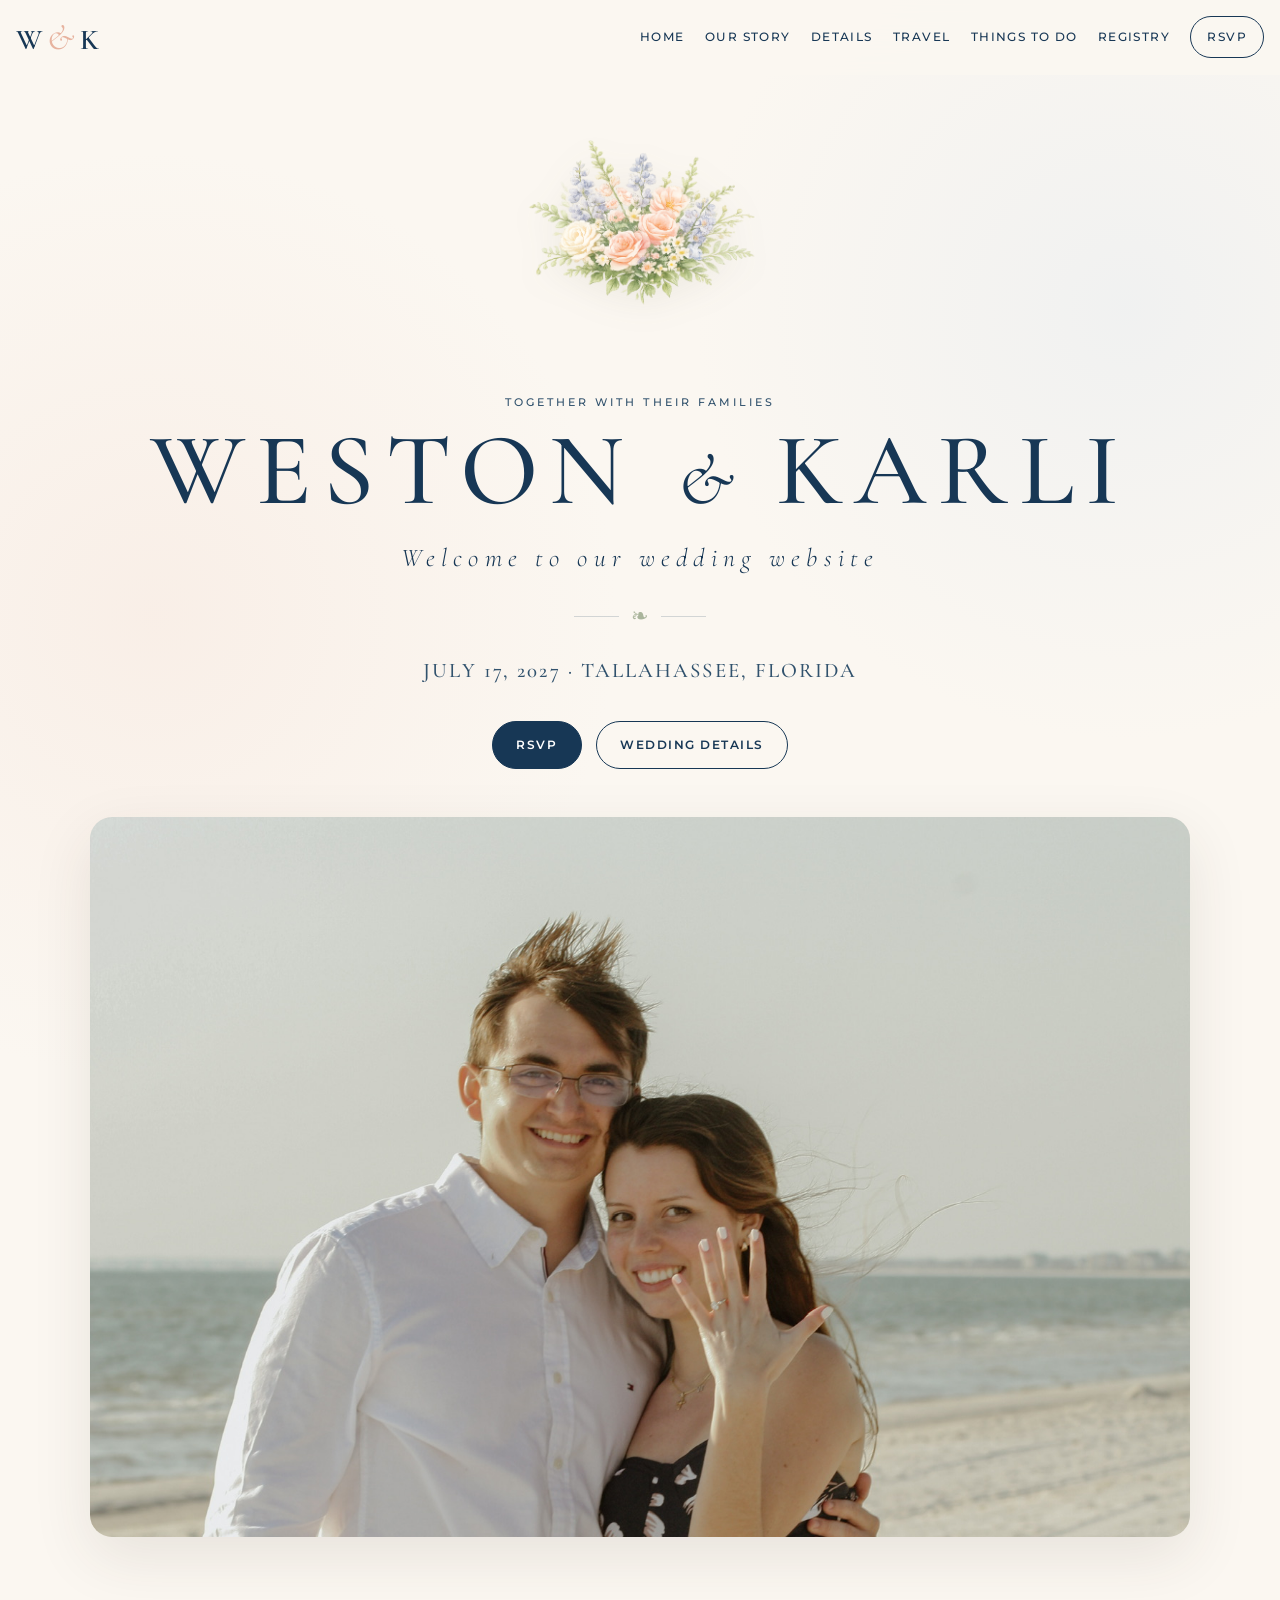
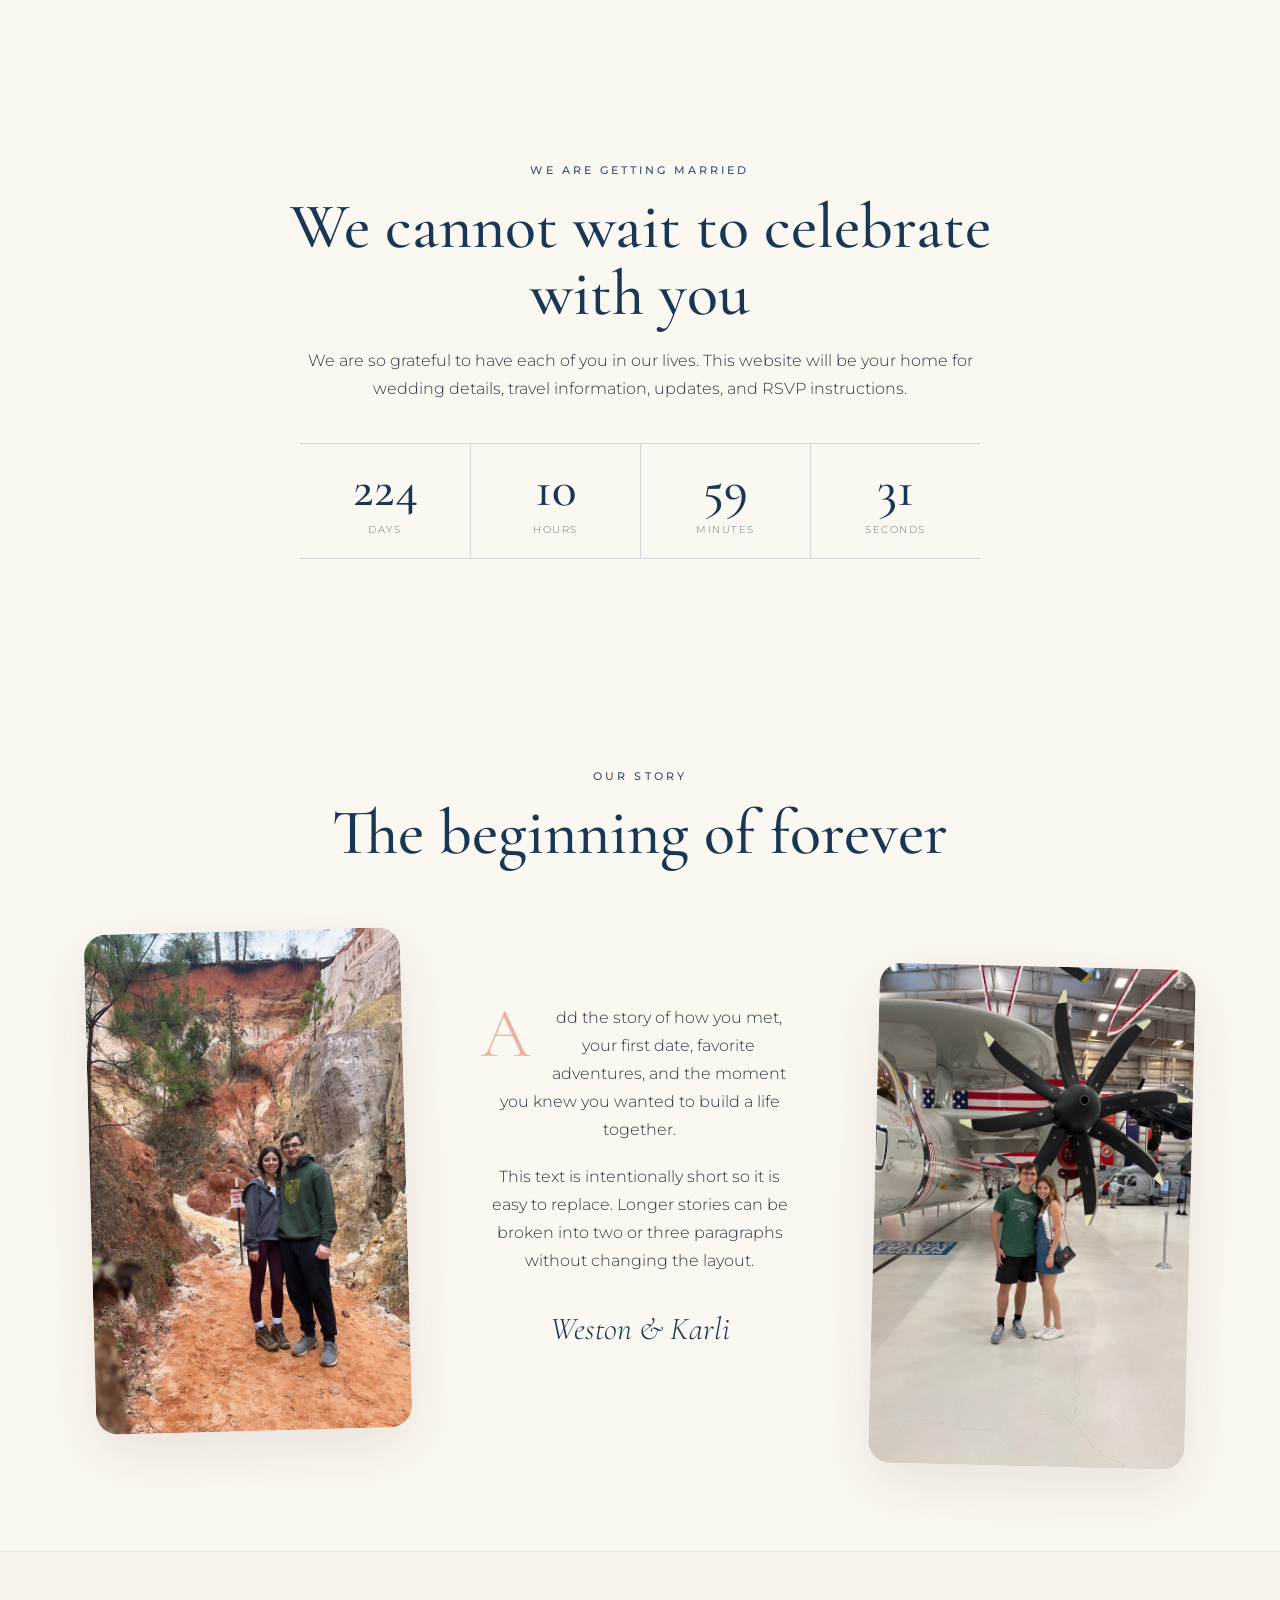
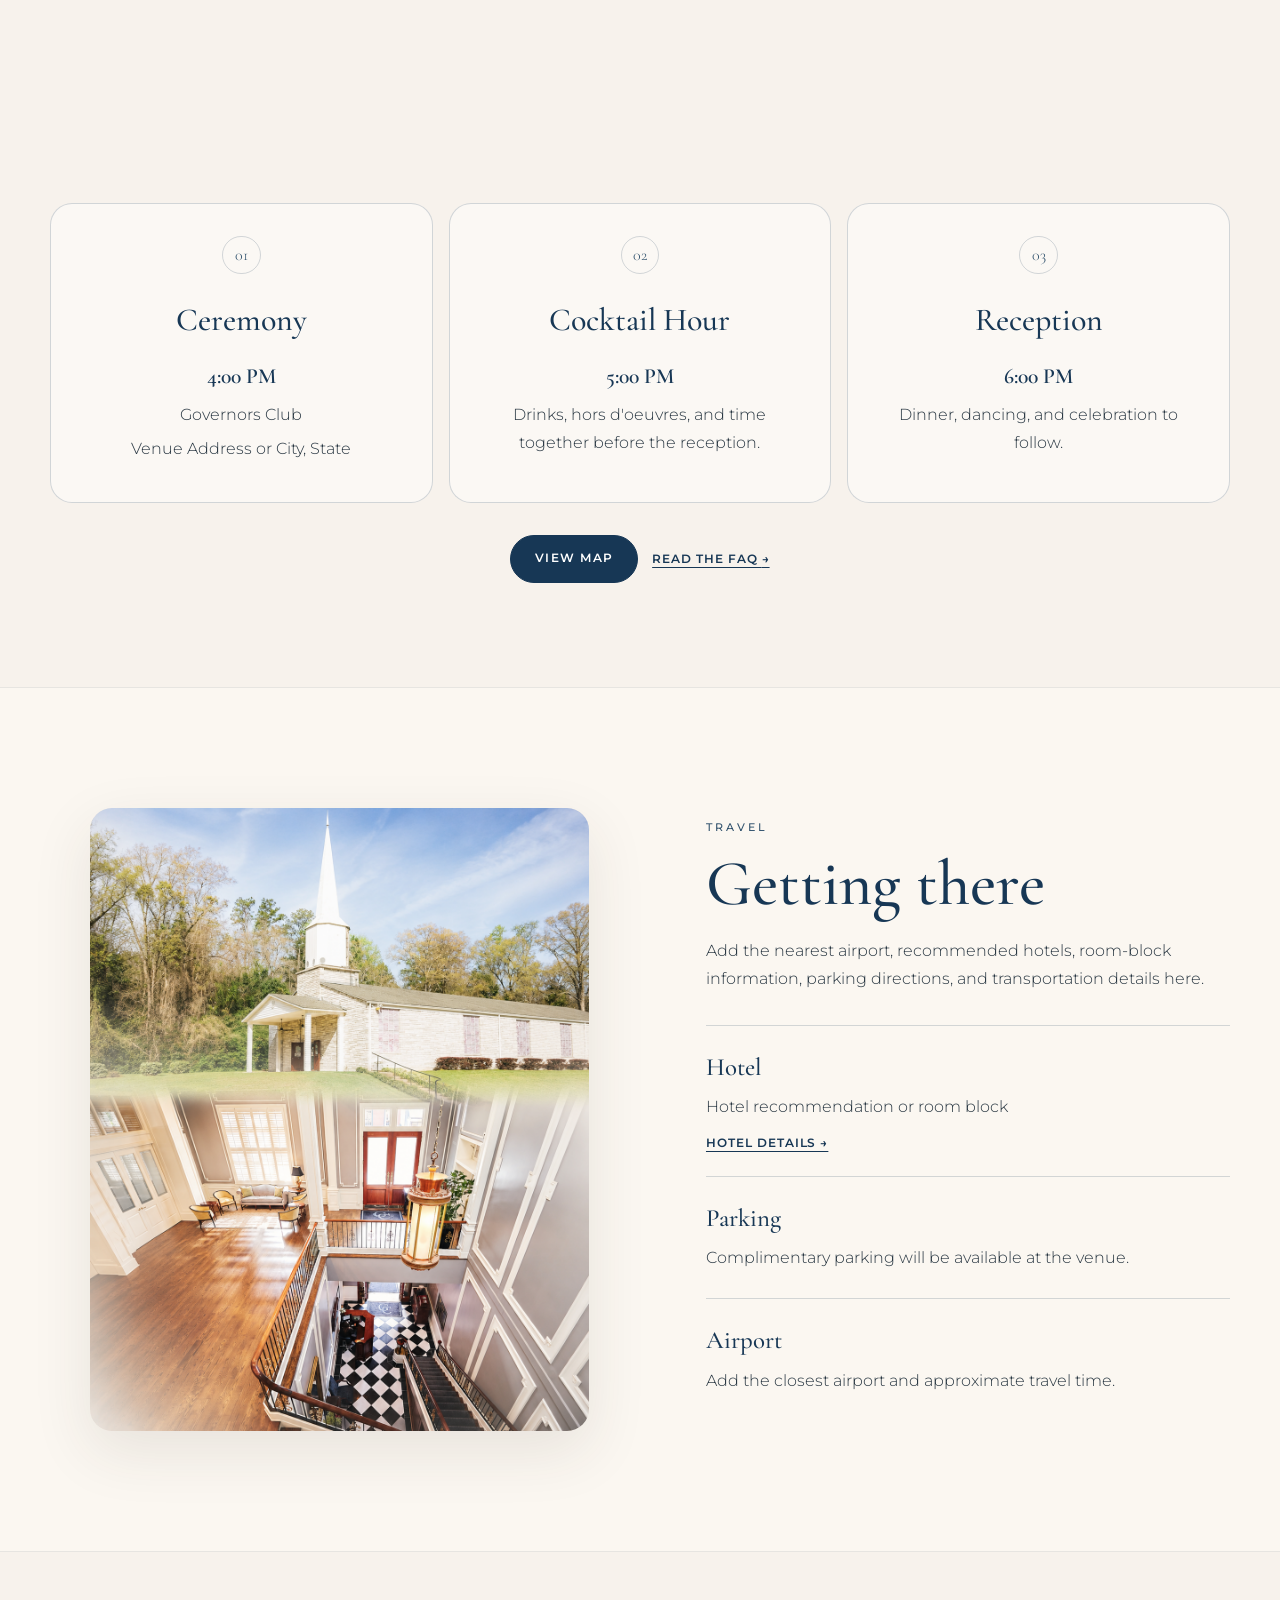
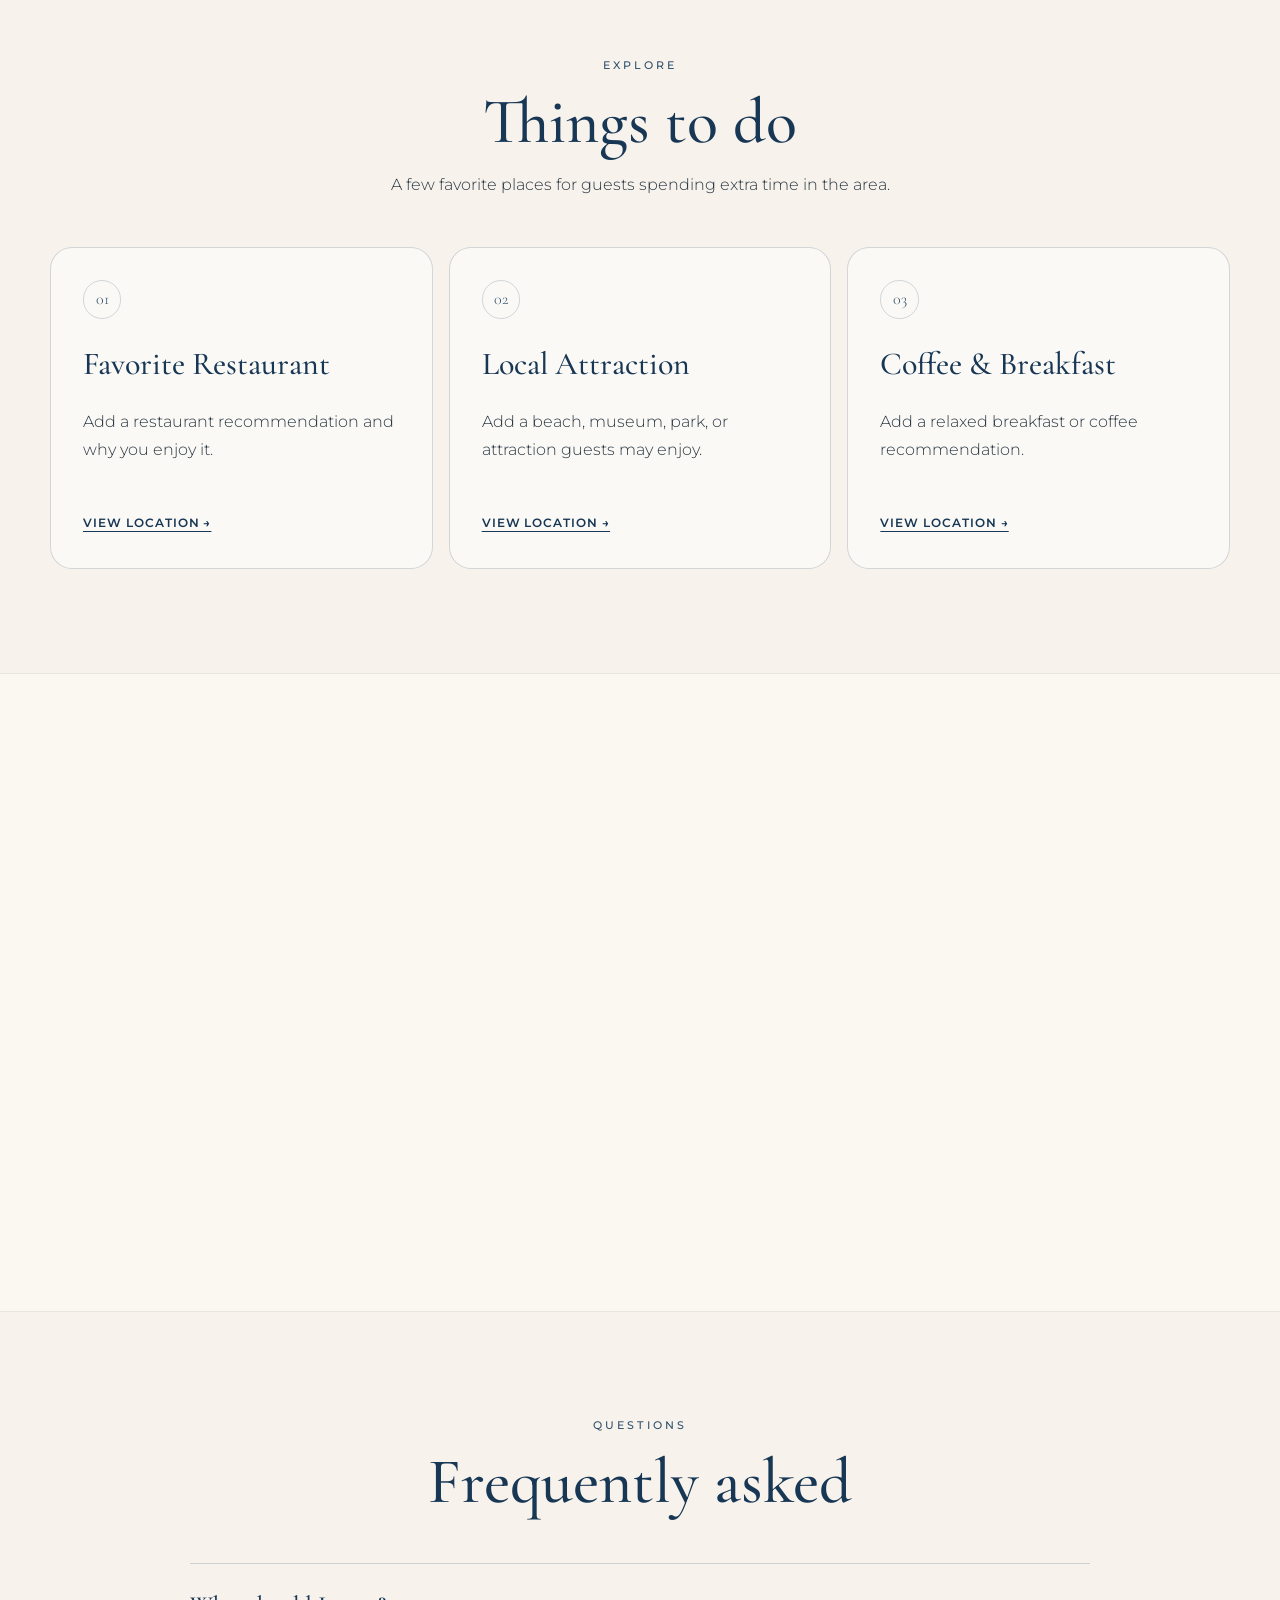
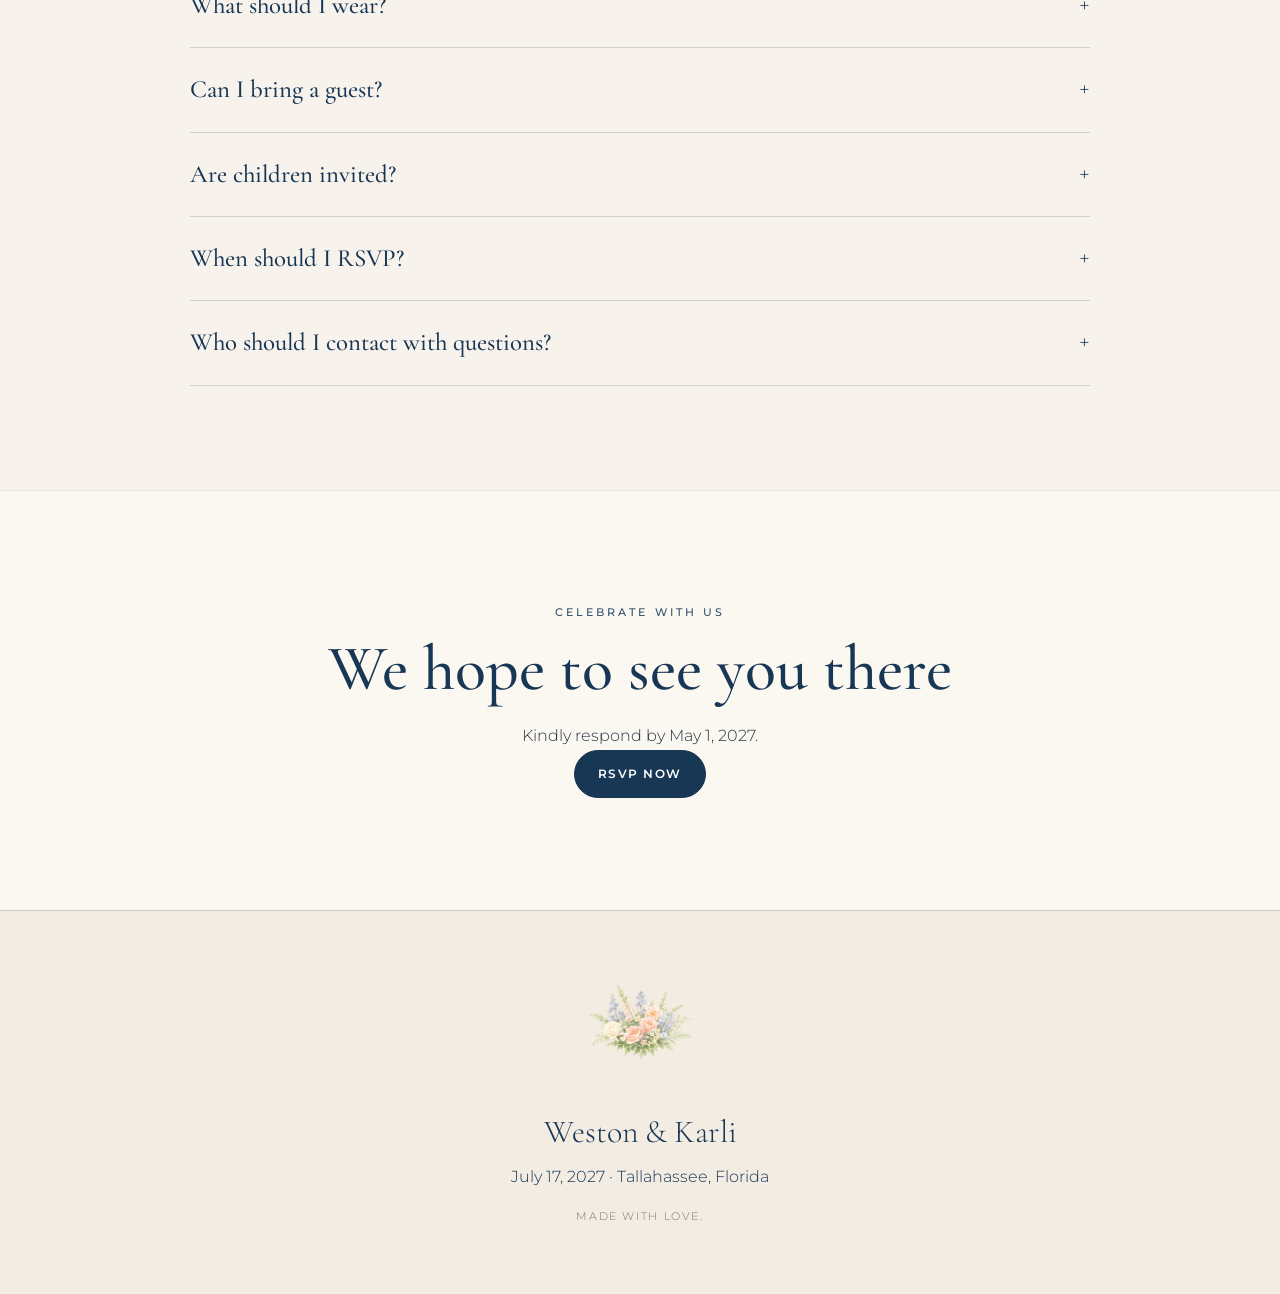
<file: index.html>
<!doctype html>
<html lang="en">
<head>
  <meta charset="utf-8">
  <meta name="viewport" content="width=device-width, initial-scale=1">
  <meta name="description" content="The wedding website of Weston and Karli.">
  <meta name="theme-color" content="#fbf7f1">
  <title>Weston &amp; Karli | Wedding</title>

  <link rel="icon" href="assets/images/favicon.svg" type="image/svg+xml">
  <link rel="preconnect" href="https://fonts.googleapis.com">
  <link rel="preconnect" href="https://fonts.gstatic.com" crossorigin>
  <link href="https://fonts.googleapis.com/css2?family=Cormorant+Garamond:ital,wght@0,400;0,500;0,600;1,400;1,500&family=Montserrat:wght@300;400;500;600&display=swap" rel="stylesheet">
  <link rel="stylesheet" href="css/styles.css">
</head>
<body>
  <a class="skip-link" href="#main-content">Skip to content</a>

  <header class="site-header" id="home">
    <div class="header-inner">
      <a class="wordmark" href="#home" aria-label="Weston and Karli home">
        <span>W</span><span class="wordmark-flourish">&amp;</span><span>K</span>
      </a>

      <button class="menu-toggle" type="button" aria-expanded="false" aria-controls="primary-navigation">
        <span class="menu-toggle-label">Menu</span>
        <span class="menu-toggle-lines" aria-hidden="true"></span>
      </button>

      <nav class="primary-navigation" id="primary-navigation" aria-label="Primary navigation">
        <a href="#home">Home</a>
        <a href="#our-story">Our Story</a>
        <a href="#details">Details</a>
        <a href="#travel">Travel</a>
        <a href="#things-to-do">Things To Do</a>
        <a href="#registry">Registry</a>
        <a class="nav-rsvp" data-rsvp-link href="#" target="_blank" rel="noopener">RSVP</a>
      </nav>
    </div>
  </header>

  <main id="main-content">
    <section class="hero section-shell" aria-labelledby="hero-title">
      <img
        class="hero-bouquet"
        src="assets/images/bouquet-watercolor.png"
        alt="Watercolor bouquet in soft peach, blue, ivory, and greenery"
      >

      <p class="eyebrow">Together with their families</p>
      <h1 id="hero-title"><span data-couple-first>Weston</span> <em>&amp;</em> <span data-couple-second>Karli</span></h1>
      <p class="hero-subtitle">Welcome to our wedding website</p>
      <div class="ornament" aria-hidden="true"><span></span><b>❧</b><span></span></div>
      <p class="hero-date"><span data-wedding-date-display>Month Day, Year</span> · <span data-wedding-city>City, State</span></p>

      <div class="hero-actions">
        <a class="button button-primary" data-rsvp-link href="#" target="_blank" rel="noopener">RSVP</a>
        <a class="button button-secondary" href="#details">Wedding Details</a>
      </div>

      <figure class="hero-photo card-photo">
        <img src="assets/images/hero-placeholder.png" alt="Placeholder for Weston and Karli's engagement photo">
        <figcaption class="setup-caption">Replace <code>assets/images/hero-placeholder.png</code> with your engagement photo.</figcaption>
      </figure>
    </section>

    <section class="welcome section-shell narrow reveal" aria-labelledby="welcome-title">
      <p class="eyebrow">We are getting married</p>
      <h2 id="welcome-title">We cannot wait to celebrate with you</h2>
      <p>
        We are so grateful to have each of you in our lives. This website will be your home for
        wedding details, travel information, updates, and RSVP instructions.
      </p>
      <div class="countdown" aria-label="Countdown to the wedding">
        <div><strong data-countdown-days>000</strong><span>Days</span></div>
        <div><strong data-countdown-hours>00</strong><span>Hours</span></div>
        <div><strong data-countdown-minutes>00</strong><span>Minutes</span></div>
        <div><strong data-countdown-seconds>00</strong><span>Seconds</span></div>
      </div>
    </section>

    <section class="story section-shell reveal" id="our-story" aria-labelledby="story-title">
      <div class="section-heading">
        <p class="eyebrow">Our Story</p>
        <h2 id="story-title">The beginning of forever</h2>
      </div>

      <div class="story-grid">
        <figure class="card-photo story-photo story-photo-one">
          <img src="assets/images/story-placeholder-1.jpg" alt="Placeholder for an early relationship photo">
          <figcaption class="setup-caption">Replace <code>story-placeholder-1.jpg</code>.</figcaption>
        </figure>

        <div class="story-copy">
          <p class="drop-cap">
            Add the story of how you met, your first date, favorite adventures, and the moment you
            knew you wanted to build a life together.
          </p>
          <p>
            This text is intentionally short so it is easy to replace. Longer stories can be broken
            into two or three paragraphs without changing the layout.
          </p>
          <div class="signature">Weston &amp; Karli</div>
        </div>

        <figure class="card-photo story-photo story-photo-two">
          <img src="assets/images/story-placeholder-2.jpg" alt="Placeholder for a recent photo of the couple">
          <figcaption class="setup-caption">Replace <code>story-placeholder-2.jpg</code>.</figcaption>
        </figure>
      </div>
    </section>

    <section class="details section-tinted" id="details" aria-labelledby="details-title">
      <div class="section-shell">
        <div class="section-heading reveal">
          <p class="eyebrow">Wedding Day</p>
          <h2 id="details-title">The details</h2>
        </div>

        <div class="details-grid">
          <article class="detail-card reveal">
            <span class="detail-number">01</span>
            <h3>Ceremony</h3>
            <p class="detail-time" data-ceremony-time>4:00 PM</p>
            <p data-venue-name>Venue Name</p>
            <p data-venue-location>Venue City, State</p>
          </article>

          <article class="detail-card reveal">
            <span class="detail-number">02</span>
            <h3>Cocktail Hour</h3>
            <p class="detail-time" data-cocktail-time>5:00 PM</p>
            <p>Drinks, hors d'oeuvres, and time together before the reception.</p>
          </article>

          <article class="detail-card reveal">
            <span class="detail-number">03</span>
            <h3>Reception</h3>
            <p class="detail-time" data-reception-time>6:00 PM</p>
            <p>Dinner, dancing, and celebration to follow.</p>
          </article>
        </div>

        <div class="details-actions reveal">
          <a class="button button-primary" data-map-link href="#" target="_blank" rel="noopener">View Map</a>
          <a class="text-link" href="#faq">Read the FAQ <span aria-hidden="true">→</span></a>
        </div>
      </div>
    </section>

    <section class="travel section-shell reveal" id="travel" aria-labelledby="travel-title">
      <div class="travel-grid">
        <figure class="card-photo travel-photo">
          <img src="assets/images/venue-placeholder.png" alt="Placeholder for a venue or destination photo">
          <figcaption class="setup-caption">Replace <code>venue-placeholder.png</code>.</figcaption>
        </figure>

        <div class="travel-copy">
          <p class="eyebrow">Travel</p>
          <h2 id="travel-title">Getting there</h2>
          <p>
            Add the nearest airport, recommended hotels, room-block information, parking directions,
            and transportation details here.
          </p>

          <div class="info-list">
            <article>
              <h3>Hotel</h3>
              <p data-hotel-name>Hotel recommendation or room block</p>
              <a class="text-link" data-hotel-link href="#" target="_blank" rel="noopener">Hotel details →</a>
            </article>
            <article>
              <h3>Parking</h3>
              <p data-parking-info>Complimentary parking will be available at the venue.</p>
            </article>
            <article>
              <h3>Airport</h3>
              <p data-airport-info>Add the closest airport and approximate travel time.</p>
            </article>
          </div>
        </div>
      </div>
    </section>

    <section class="things section-tinted" id="things-to-do" aria-labelledby="things-title">
      <div class="section-shell">
        <div class="section-heading reveal">
          <p class="eyebrow">Explore</p>
          <h2 id="things-title">Things to do</h2>
          <p class="section-intro">A few favorite places for guests spending extra time in the area.</p>
        </div>

        <div class="things-grid">
          <article class="place-card reveal">
            <span>01</span>
            <h3>Favorite Restaurant</h3>
            <p>Add a restaurant recommendation and why you enjoy it.</p>
            <a class="text-link" href="#" target="_blank" rel="noopener">View location →</a>
          </article>
          <article class="place-card reveal">
            <span>02</span>
            <h3>Local Attraction</h3>
            <p>Add a beach, museum, park, or attraction guests may enjoy.</p>
            <a class="text-link" href="#" target="_blank" rel="noopener">View location →</a>
          </article>
          <article class="place-card reveal">
            <span>03</span>
            <h3>Coffee &amp; Breakfast</h3>
            <p>Add a relaxed breakfast or coffee recommendation.</p>
            <a class="text-link" href="#" target="_blank" rel="noopener">View location →</a>
          </article>
        </div>
      </div>
    </section>



    <section class="registry section-shell narrow reveal" id="registry" aria-labelledby="registry-title">
      <img class="small-bouquet" src="assets/images/bouquet-watercolor.png" alt="" aria-hidden="true">
      <p class="eyebrow">Registry</p>
      <h2 id="registry-title">Your presence is the greatest gift</h2>
      <p>
        For friends and family who have asked, our registry links are available below.
      </p>
      <div class="registry-links">
        <a class="button button-secondary" data-registry-one href="#" target="_blank" rel="noopener">Registry One</a>
        <a class="button button-secondary" data-registry-two href="#" target="_blank" rel="noopener">Registry Two</a>
      </div>
    </section>

    <section class="faq section-tinted" id="faq" aria-labelledby="faq-title">
      <div class="section-shell faq-shell">
        <div class="section-heading reveal">
          <p class="eyebrow">Questions</p>
          <h2 id="faq-title">Frequently asked</h2>
        </div>

        <div class="accordion reveal">
          <details>
            <summary>What should I wear?</summary>
            <p data-dress-code>Dress code information will be added here.</p>
          </details>
          <details>
            <summary>Can I bring a guest?</summary>
            <p>
              Your invitation and RSVP form will show the number of seats reserved for your household.
            </p>
          </details>
          <details>
            <summary>Are children invited?</summary>
            <p data-children-policy>Add your children policy here.</p>
          </details>
          <details>
            <summary>When should I RSVP?</summary>
            <p>Please respond by <span data-rsvp-deadline-display>Month Day, Year</span>.</p>
          </details>
          <details>
            <summary>Who should I contact with questions?</summary>
            <p>Email <a data-contact-email href="mailto:wedding@example.com">wedding@example.com</a>.</p>
          </details>
        </div>
      </div>
    </section>

    <section class="final-cta section-shell narrow reveal" aria-labelledby="final-title">
      <p class="eyebrow">Celebrate With Us</p>
      <h2 id="final-title">We hope to see you there</h2>
      <p>Kindly respond by <span data-rsvp-deadline-display>Month Day, Year</span>.</p>
      <a class="button button-primary" data-rsvp-link href="#" target="_blank" rel="noopener">RSVP Now</a>
    </section>
  </main>

  <footer class="site-footer">
    <img src="assets/images/bouquet-watercolor.png" alt="" aria-hidden="true">
    <p class="footer-names"><span data-couple-first>Weston</span> &amp; <span data-couple-second>Karli</span></p>
    <p><span data-wedding-date-display>Month Day, Year</span> · <span data-wedding-city>City, State</span></p>
    <p class="footer-credit">Made with love.</p>
  </footer>

  <script src="js/wedding-config.js"></script>
  <script src="js/main.js"></script>
</body>
</html>
</file>
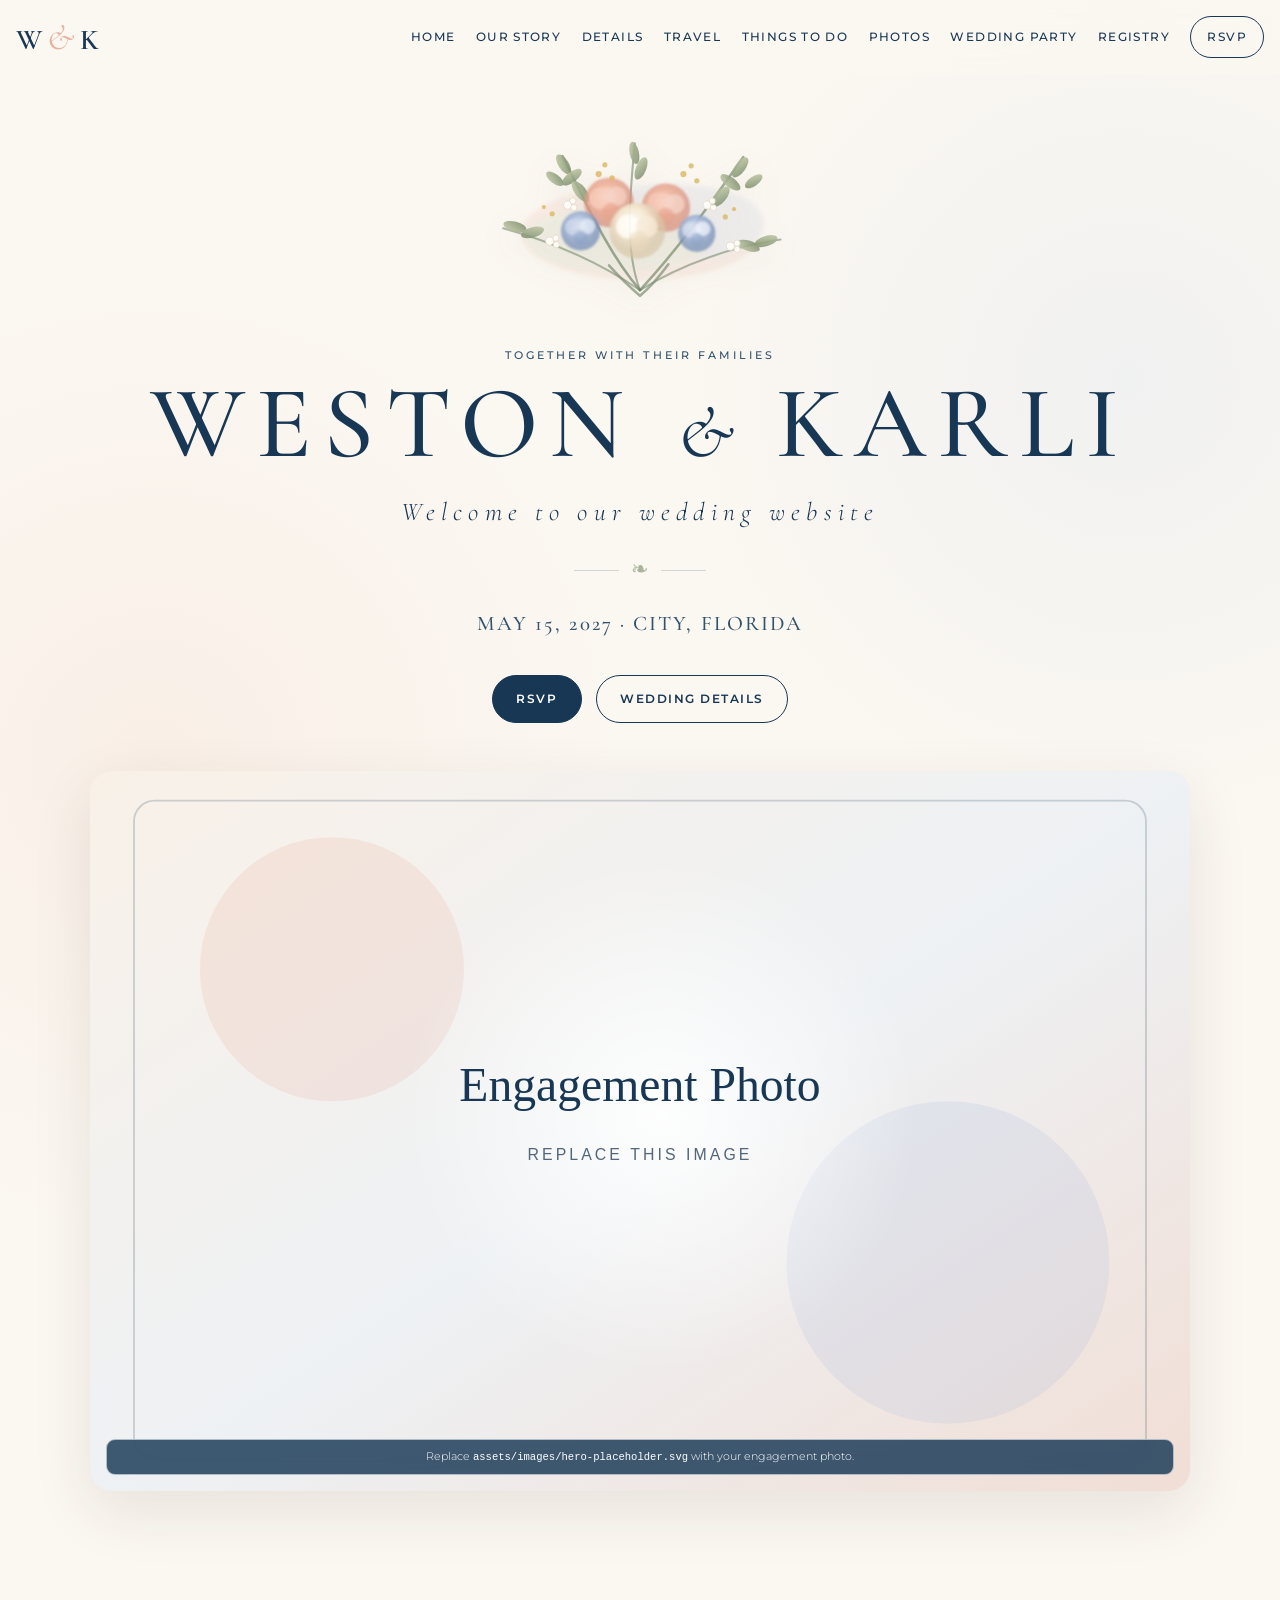
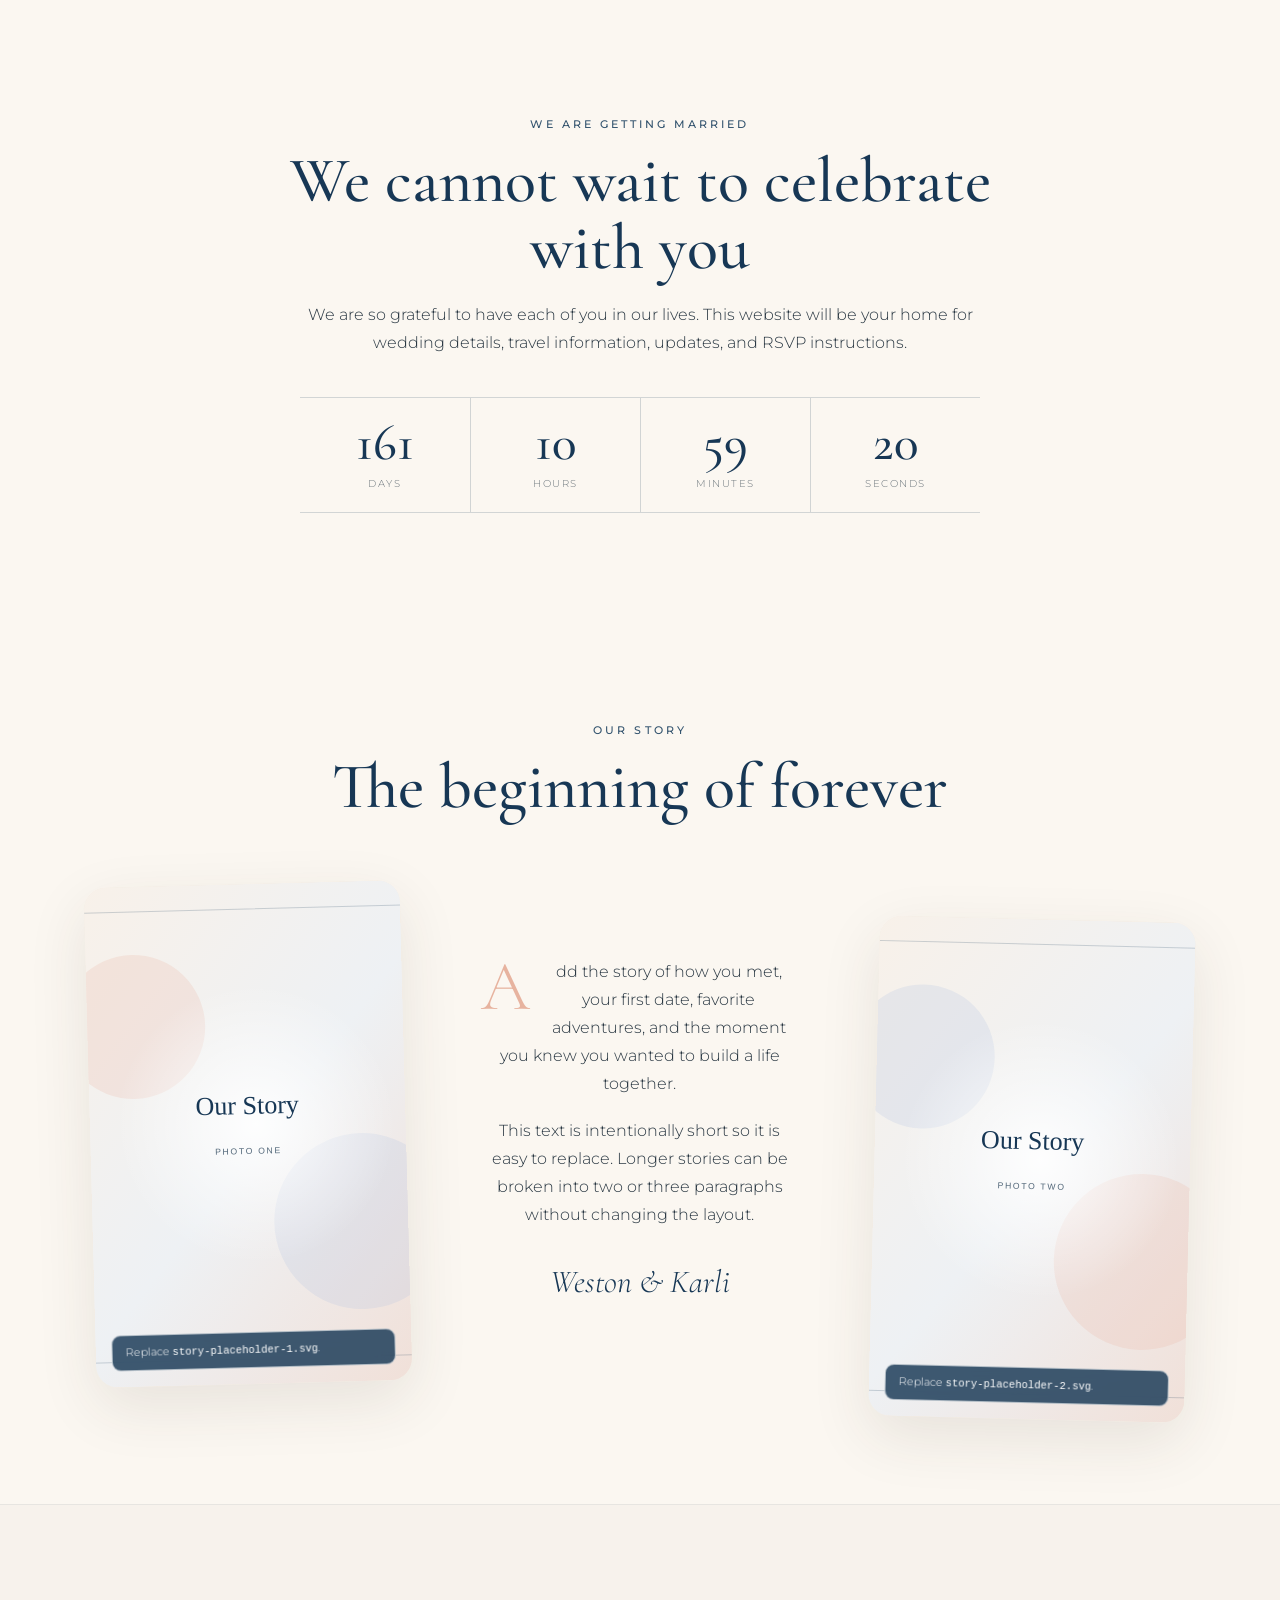
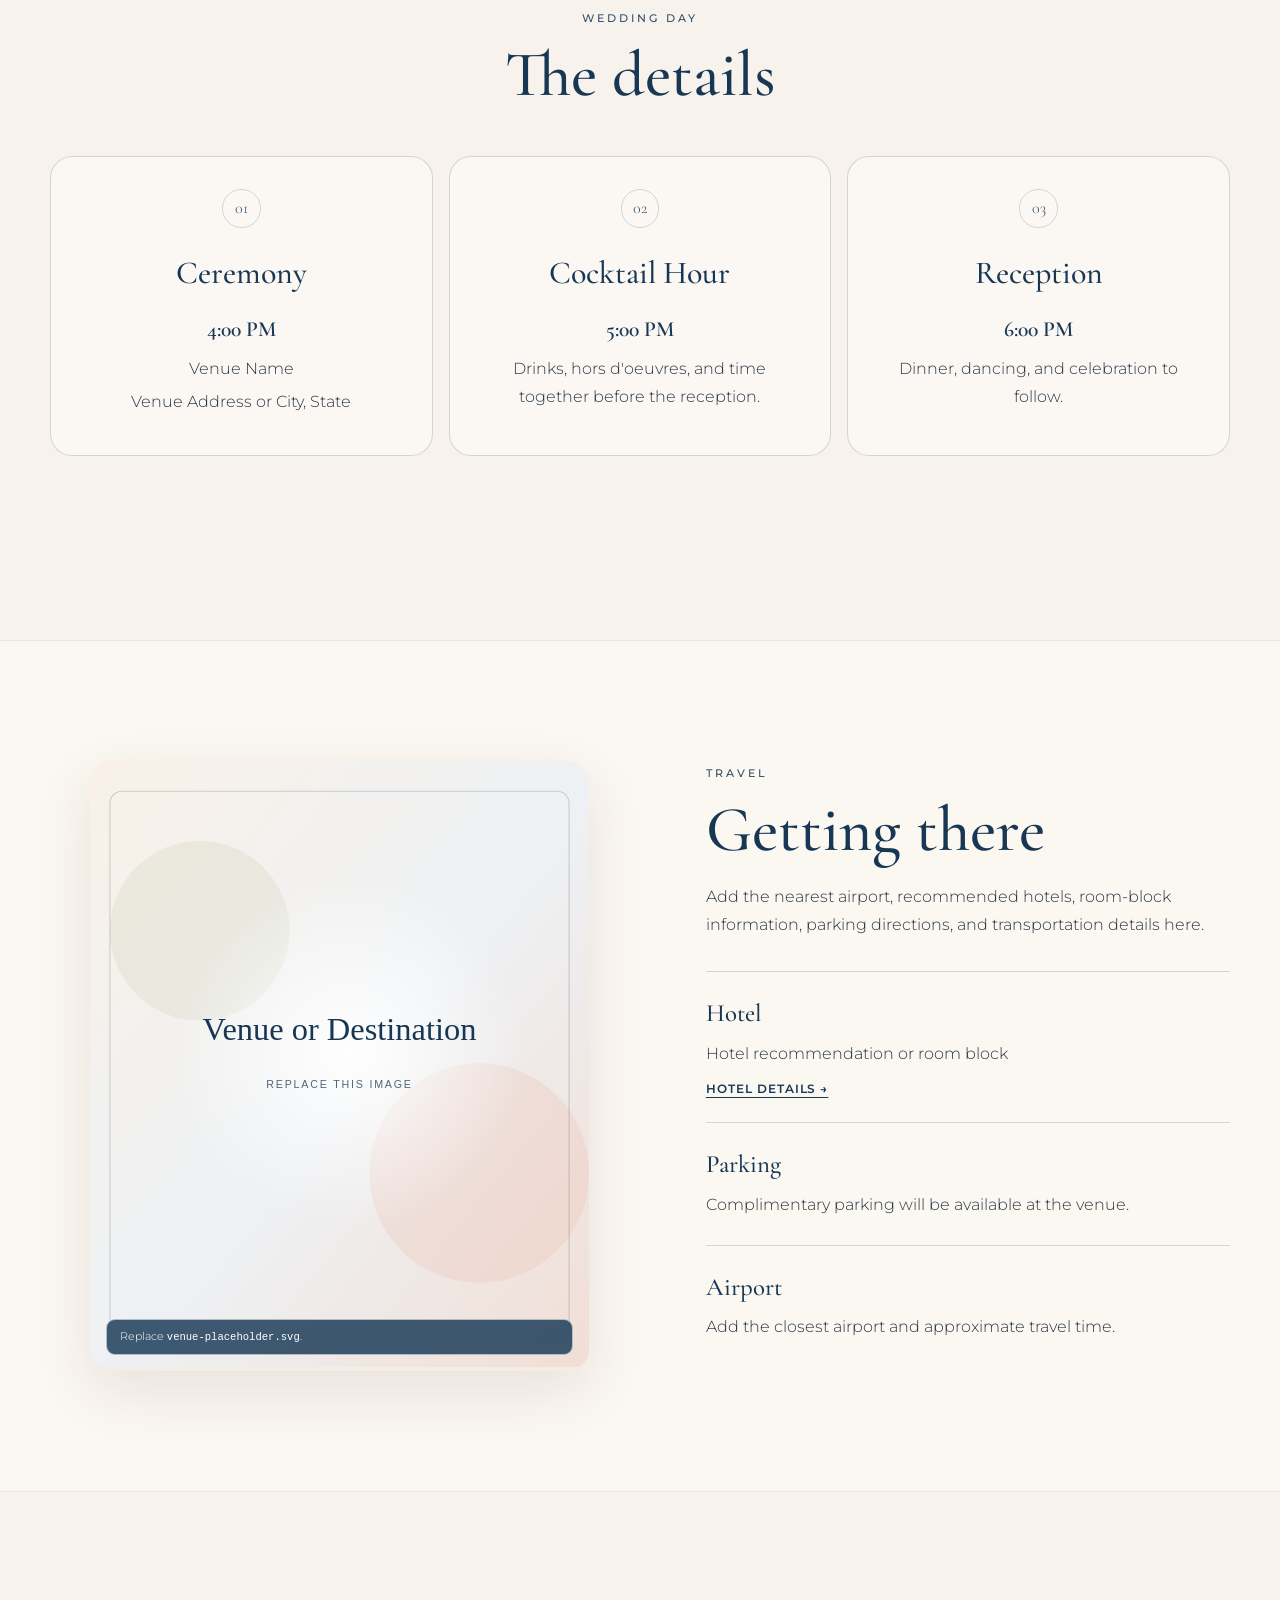
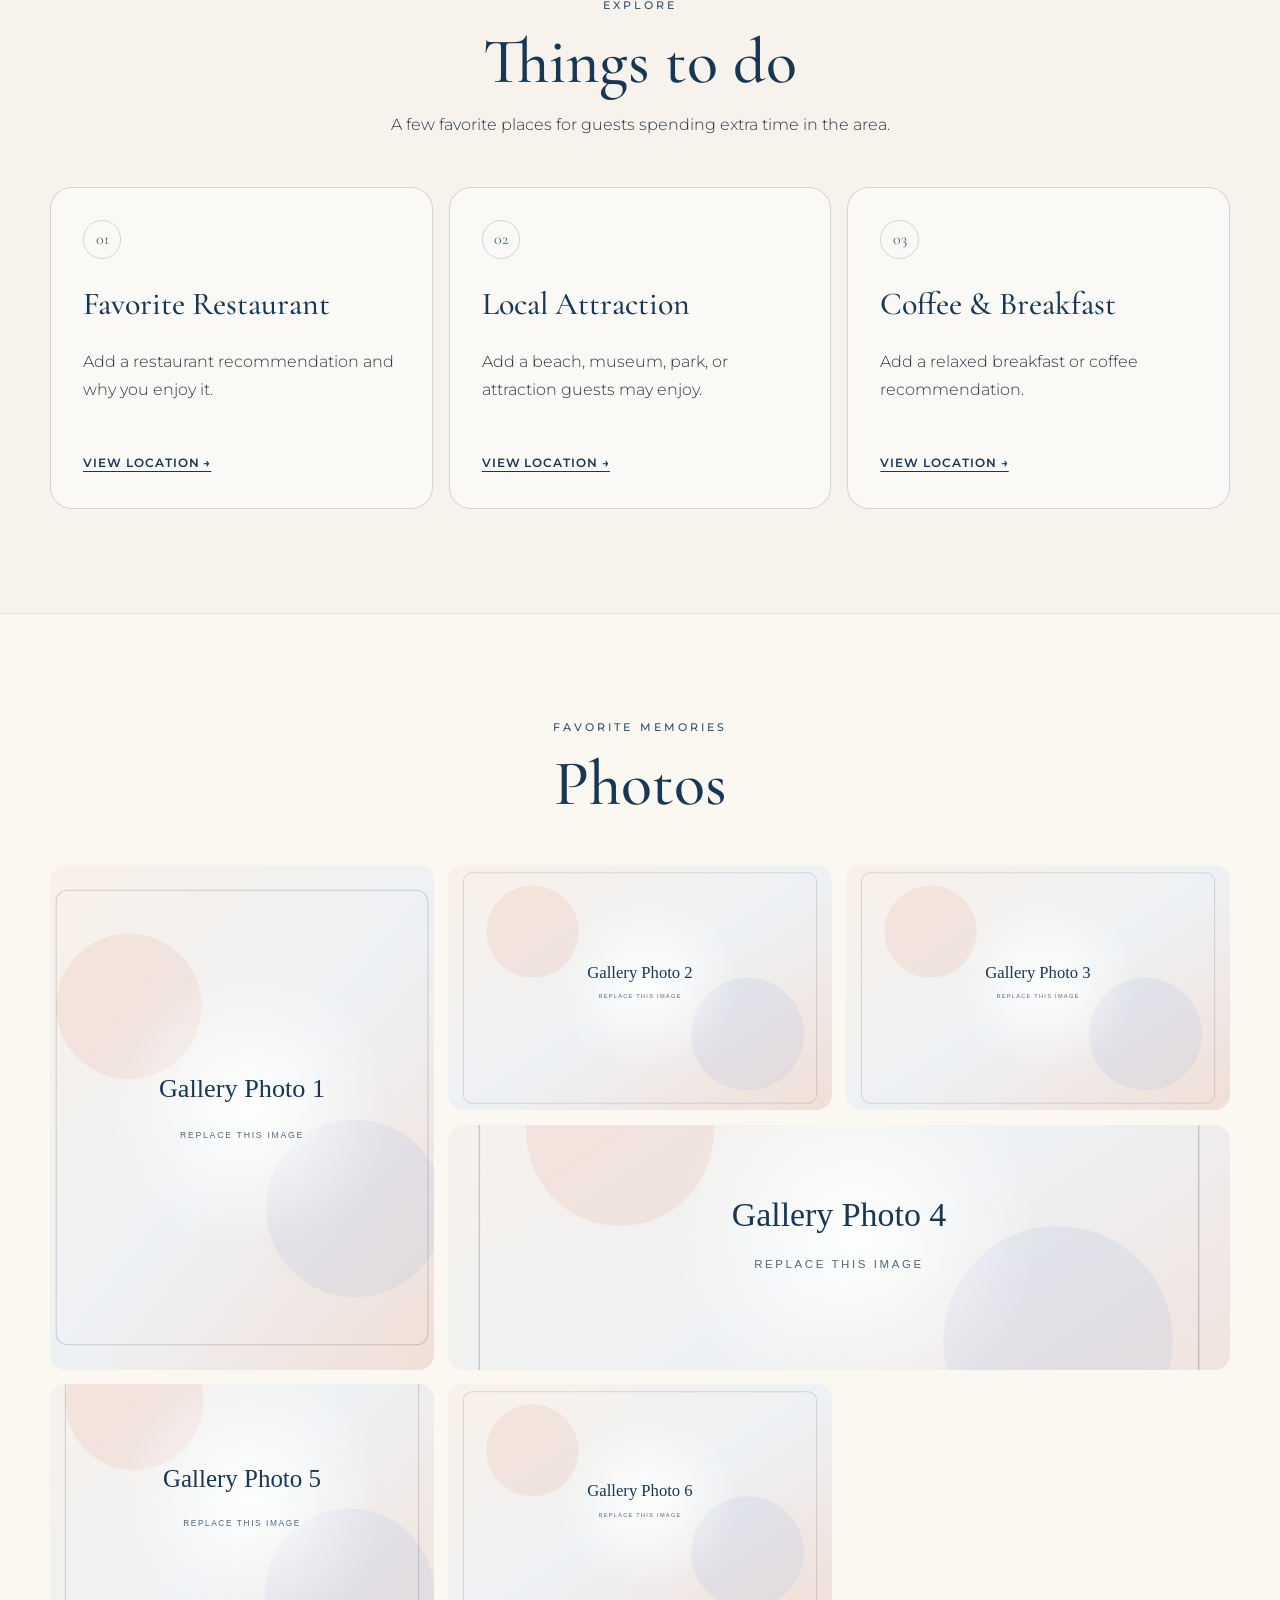
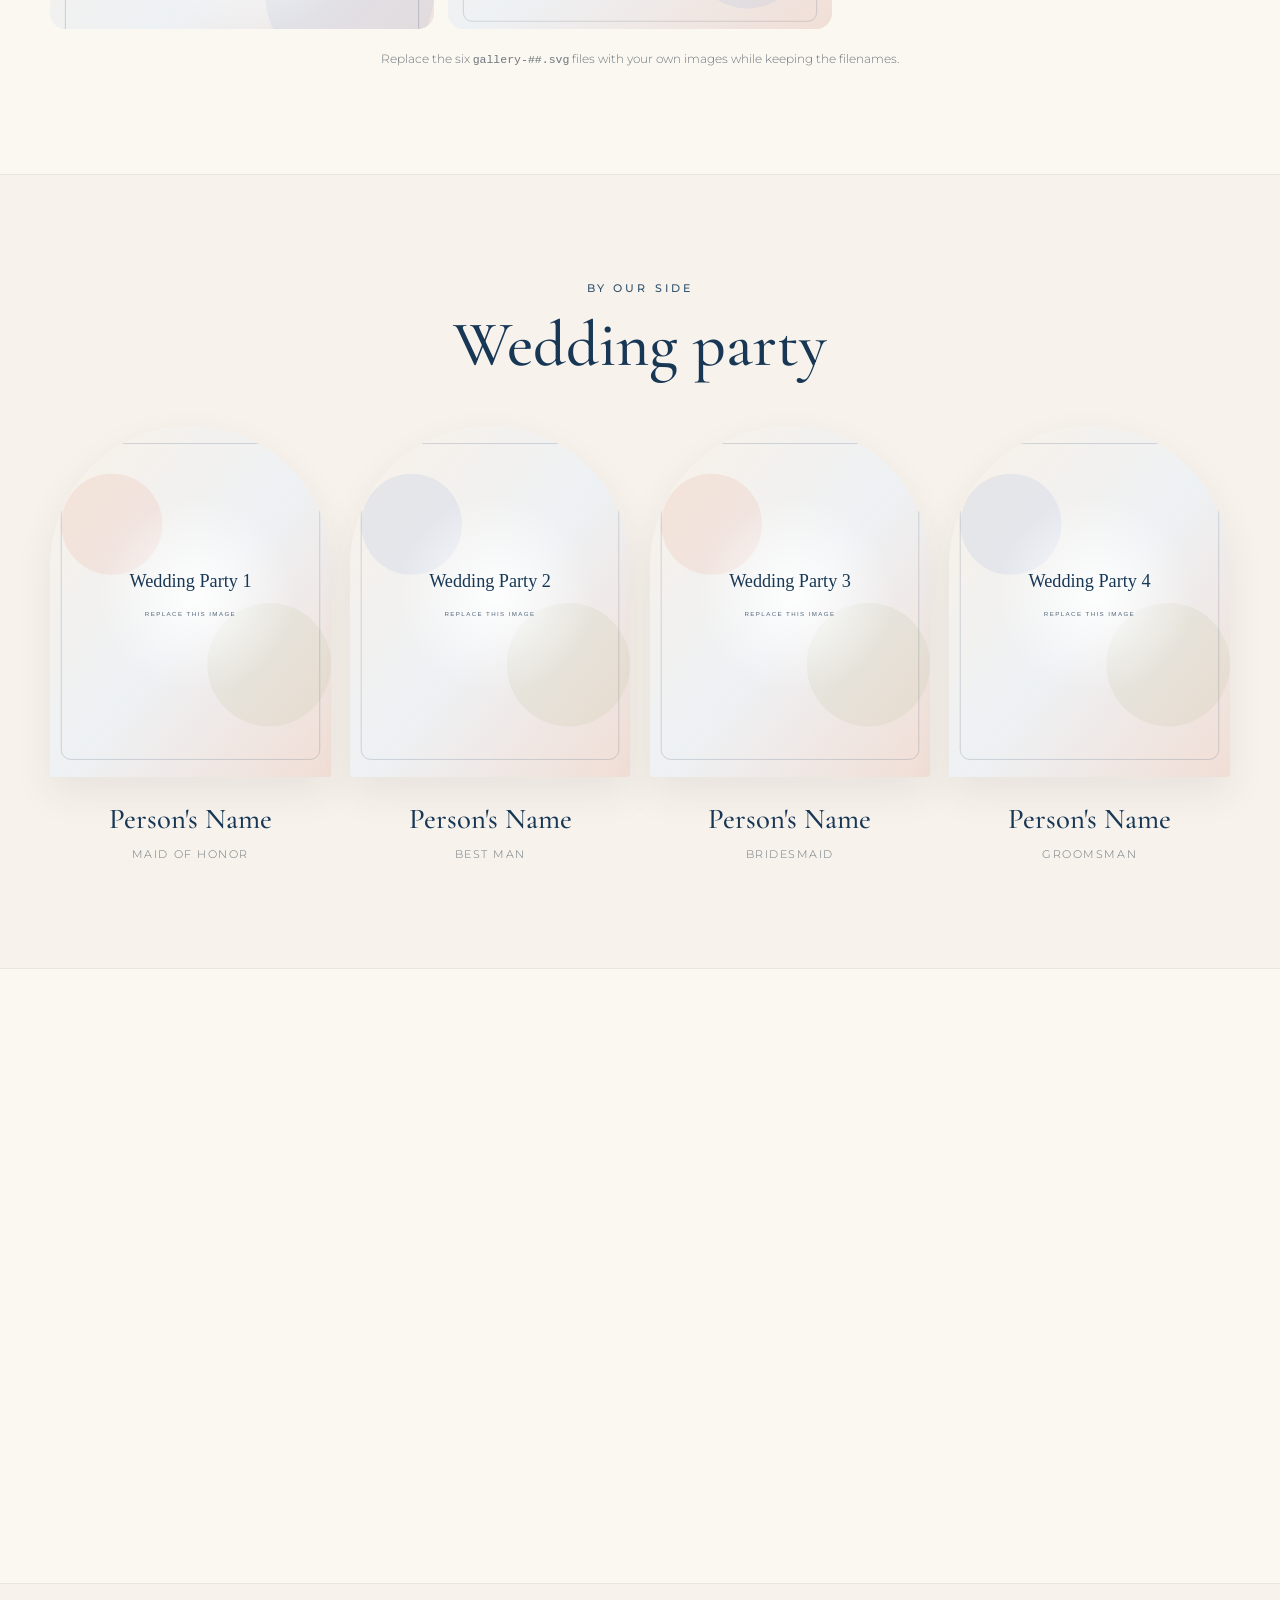
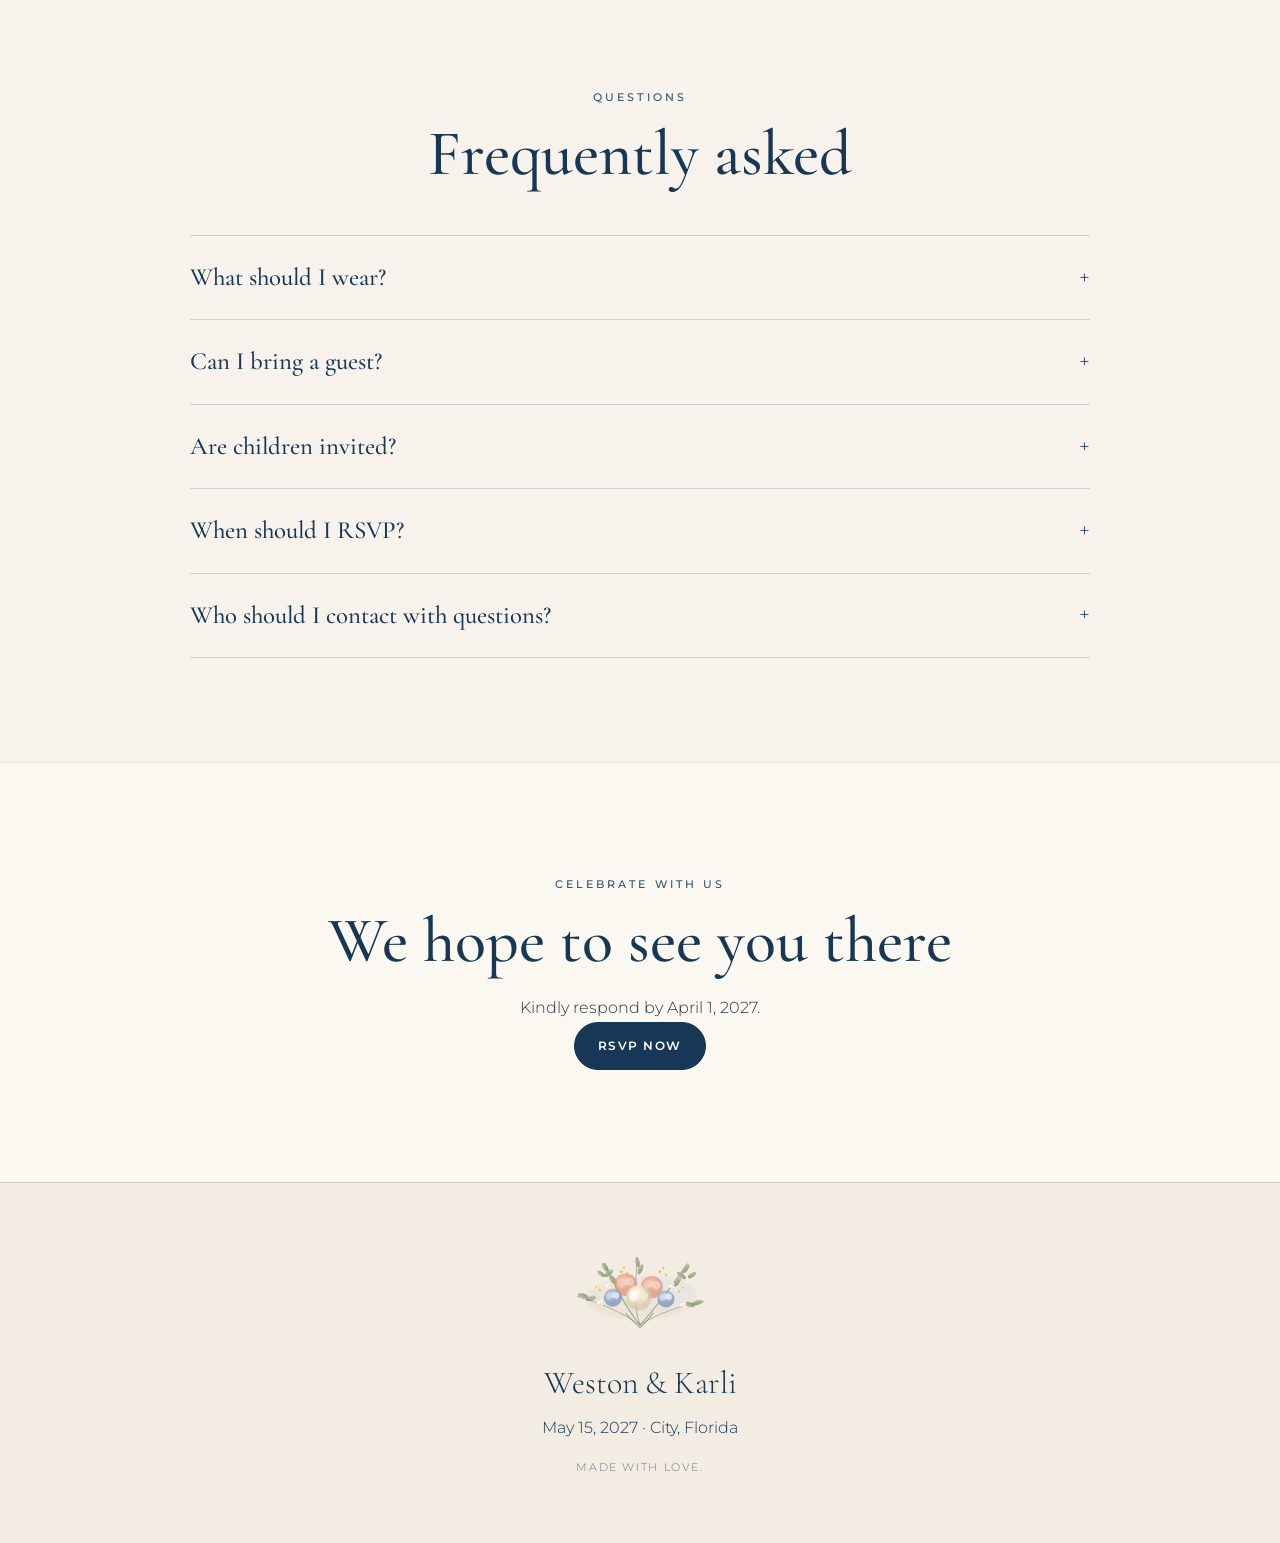
<file: weston-karli-wedding/index.html>
<!doctype html>
<html lang="en">
<head>
  <meta charset="utf-8">
  <meta name="viewport" content="width=device-width, initial-scale=1">
  <meta name="description" content="The wedding website of Weston and Karli.">
  <meta name="theme-color" content="#fbf7f1">
  <title>Weston &amp; Karli | Wedding</title>

  <link rel="icon" href="assets/images/favicon.svg" type="image/svg+xml">
  <link rel="preconnect" href="https://fonts.googleapis.com">
  <link rel="preconnect" href="https://fonts.gstatic.com" crossorigin>
  <link href="https://fonts.googleapis.com/css2?family=Cormorant+Garamond:ital,wght@0,400;0,500;0,600;1,400;1,500&family=Montserrat:wght@300;400;500;600&display=swap" rel="stylesheet">
  <link rel="stylesheet" href="css/styles.css">
</head>
<body>
  <a class="skip-link" href="#main-content">Skip to content</a>

  <header class="site-header" id="home">
    <div class="header-inner">
      <a class="wordmark" href="#home" aria-label="Weston and Karli home">
        <span>W</span><span class="wordmark-flourish">&amp;</span><span>K</span>
      </a>

      <button class="menu-toggle" type="button" aria-expanded="false" aria-controls="primary-navigation">
        <span class="menu-toggle-label">Menu</span>
        <span class="menu-toggle-lines" aria-hidden="true"></span>
      </button>

      <nav class="primary-navigation" id="primary-navigation" aria-label="Primary navigation">
        <a href="#home">Home</a>
        <a href="#our-story">Our Story</a>
        <a href="#details">Details</a>
        <a href="#travel">Travel</a>
        <a href="#things-to-do">Things To Do</a>
        <a href="#photos">Photos</a>
        <a href="#wedding-party">Wedding Party</a>
        <a href="#registry">Registry</a>
        <a class="nav-rsvp" href="rsvp.html">RSVP</a>
      </nav>
    </div>
  </header>

  <main id="main-content">
    <section class="hero section-shell" aria-labelledby="hero-title">
      <img
        class="hero-bouquet"
        src="assets/images/bouquet-watercolor.svg"
        alt="Watercolor bouquet in soft peach, blue, ivory, and greenery"
      >

      <p class="eyebrow">Together with their families</p>
      <h1 id="hero-title"><span data-couple-first>Weston</span> <em>&amp;</em> <span data-couple-second>Karli</span></h1>
      <p class="hero-subtitle">Welcome to our wedding website</p>
      <div class="ornament" aria-hidden="true"><span></span><b>❧</b><span></span></div>
      <p class="hero-date"><span data-wedding-date-display>Month Day, Year</span> · <span data-wedding-city>City, State</span></p>

      <div class="hero-actions">
        <a class="button button-primary" href="rsvp.html">RSVP</a>
        <a class="button button-secondary" href="#details">Wedding Details</a>
      </div>

      <figure class="hero-photo card-photo">
        <img src="assets/images/hero-placeholder.svg" alt="Placeholder for Weston and Karli's engagement photo">
        <figcaption class="setup-caption">Replace <code>assets/images/hero-placeholder.svg</code> with your engagement photo.</figcaption>
      </figure>
    </section>

    <section class="welcome section-shell narrow reveal" aria-labelledby="welcome-title">
      <p class="eyebrow">We are getting married</p>
      <h2 id="welcome-title">We cannot wait to celebrate with you</h2>
      <p>
        We are so grateful to have each of you in our lives. This website will be your home for
        wedding details, travel information, updates, and RSVP instructions.
      </p>
      <div class="countdown" aria-label="Countdown to the wedding">
        <div><strong data-countdown-days>000</strong><span>Days</span></div>
        <div><strong data-countdown-hours>00</strong><span>Hours</span></div>
        <div><strong data-countdown-minutes>00</strong><span>Minutes</span></div>
        <div><strong data-countdown-seconds>00</strong><span>Seconds</span></div>
      </div>
    </section>

    <section class="story section-shell reveal" id="our-story" aria-labelledby="story-title">
      <div class="section-heading">
        <p class="eyebrow">Our Story</p>
        <h2 id="story-title">The beginning of forever</h2>
      </div>

      <div class="story-grid">
        <figure class="card-photo story-photo story-photo-one">
          <img src="assets/images/story-placeholder-1.svg" alt="Placeholder for an early relationship photo">
          <figcaption class="setup-caption">Replace <code>story-placeholder-1.svg</code>.</figcaption>
        </figure>

        <div class="story-copy">
          <p class="drop-cap">
            Add the story of how you met, your first date, favorite adventures, and the moment you
            knew you wanted to build a life together.
          </p>
          <p>
            This text is intentionally short so it is easy to replace. Longer stories can be broken
            into two or three paragraphs without changing the layout.
          </p>
          <div class="signature">Weston &amp; Karli</div>
        </div>

        <figure class="card-photo story-photo story-photo-two">
          <img src="assets/images/story-placeholder-2.svg" alt="Placeholder for a recent photo of the couple">
          <figcaption class="setup-caption">Replace <code>story-placeholder-2.svg</code>.</figcaption>
        </figure>
      </div>
    </section>

    <section class="details section-tinted" id="details" aria-labelledby="details-title">
      <div class="section-shell">
        <div class="section-heading reveal">
          <p class="eyebrow">Wedding Day</p>
          <h2 id="details-title">The details</h2>
        </div>

        <div class="details-grid">
          <article class="detail-card reveal">
            <span class="detail-number">01</span>
            <h3>Ceremony</h3>
            <p class="detail-time" data-ceremony-time>4:00 PM</p>
            <p data-venue-name>Venue Name</p>
            <p data-venue-location>Venue City, State</p>
          </article>

          <article class="detail-card reveal">
            <span class="detail-number">02</span>
            <h3>Cocktail Hour</h3>
            <p class="detail-time" data-cocktail-time>5:00 PM</p>
            <p>Drinks, hors d'oeuvres, and time together before the reception.</p>
          </article>

          <article class="detail-card reveal">
            <span class="detail-number">03</span>
            <h3>Reception</h3>
            <p class="detail-time" data-reception-time>6:00 PM</p>
            <p>Dinner, dancing, and celebration to follow.</p>
          </article>
        </div>

        <div class="details-actions reveal">
          <a class="button button-primary" data-map-link href="#" target="_blank" rel="noopener">View Map</a>
          <a class="text-link" href="#faq">Read the FAQ <span aria-hidden="true">→</span></a>
        </div>
      </div>
    </section>

    <section class="travel section-shell reveal" id="travel" aria-labelledby="travel-title">
      <div class="travel-grid">
        <figure class="card-photo travel-photo">
          <img src="assets/images/venue-placeholder.svg" alt="Placeholder for a venue or destination photo">
          <figcaption class="setup-caption">Replace <code>venue-placeholder.svg</code>.</figcaption>
        </figure>

        <div class="travel-copy">
          <p class="eyebrow">Travel</p>
          <h2 id="travel-title">Getting there</h2>
          <p>
            Add the nearest airport, recommended hotels, room-block information, parking directions,
            and transportation details here.
          </p>

          <div class="info-list">
            <article>
              <h3>Hotel</h3>
              <p data-hotel-name>Hotel recommendation or room block</p>
              <a class="text-link" data-hotel-link href="#" target="_blank" rel="noopener">Hotel details →</a>
            </article>
            <article>
              <h3>Parking</h3>
              <p data-parking-info>Complimentary parking will be available at the venue.</p>
            </article>
            <article>
              <h3>Airport</h3>
              <p data-airport-info>Add the closest airport and approximate travel time.</p>
            </article>
          </div>
        </div>
      </div>
    </section>

    <section class="things section-tinted" id="things-to-do" aria-labelledby="things-title">
      <div class="section-shell">
        <div class="section-heading reveal">
          <p class="eyebrow">Explore</p>
          <h2 id="things-title">Things to do</h2>
          <p class="section-intro">A few favorite places for guests spending extra time in the area.</p>
        </div>

        <div class="things-grid">
          <article class="place-card reveal">
            <span>01</span>
            <h3>Favorite Restaurant</h3>
            <p>Add a restaurant recommendation and why you enjoy it.</p>
            <a class="text-link" href="#" target="_blank" rel="noopener">View location →</a>
          </article>
          <article class="place-card reveal">
            <span>02</span>
            <h3>Local Attraction</h3>
            <p>Add a beach, museum, park, or attraction guests may enjoy.</p>
            <a class="text-link" href="#" target="_blank" rel="noopener">View location →</a>
          </article>
          <article class="place-card reveal">
            <span>03</span>
            <h3>Coffee &amp; Breakfast</h3>
            <p>Add a relaxed breakfast or coffee recommendation.</p>
            <a class="text-link" href="#" target="_blank" rel="noopener">View location →</a>
          </article>
        </div>
      </div>
    </section>

    <section class="photos section-shell" id="photos" aria-labelledby="photos-title">
      <div class="section-heading reveal">
        <p class="eyebrow">Favorite Memories</p>
        <h2 id="photos-title">Photos</h2>
      </div>

      <div class="gallery">
        <figure class="gallery-item gallery-tall reveal"><img src="assets/images/gallery-01.svg" alt="Photo placeholder one"></figure>
        <figure class="gallery-item reveal"><img src="assets/images/gallery-02.svg" alt="Photo placeholder two"></figure>
        <figure class="gallery-item reveal"><img src="assets/images/gallery-03.svg" alt="Photo placeholder three"></figure>
        <figure class="gallery-item gallery-wide reveal"><img src="assets/images/gallery-04.svg" alt="Photo placeholder four"></figure>
        <figure class="gallery-item reveal"><img src="assets/images/gallery-05.svg" alt="Photo placeholder five"></figure>
        <figure class="gallery-item reveal"><img src="assets/images/gallery-06.svg" alt="Photo placeholder six"></figure>
      </div>
      <p class="setup-note">Replace the six <code>gallery-##.svg</code> files with your own images while keeping the filenames.</p>
    </section>

    <section class="wedding-party section-tinted" id="wedding-party" aria-labelledby="party-title">
      <div class="section-shell">
        <div class="section-heading reveal">
          <p class="eyebrow">By Our Side</p>
          <h2 id="party-title">Wedding party</h2>
        </div>

        <div class="party-grid">
          <article class="party-card reveal">
            <img src="assets/images/party-placeholder-1.svg" alt="Wedding party member placeholder">
            <h3>Person's Name</h3>
            <p>Maid of Honor</p>
          </article>
          <article class="party-card reveal">
            <img src="assets/images/party-placeholder-2.svg" alt="Wedding party member placeholder">
            <h3>Person's Name</h3>
            <p>Best Man</p>
          </article>
          <article class="party-card reveal">
            <img src="assets/images/party-placeholder-3.svg" alt="Wedding party member placeholder">
            <h3>Person's Name</h3>
            <p>Bridesmaid</p>
          </article>
          <article class="party-card reveal">
            <img src="assets/images/party-placeholder-4.svg" alt="Wedding party member placeholder">
            <h3>Person's Name</h3>
            <p>Groomsman</p>
          </article>
        </div>
      </div>
    </section>

    <section class="registry section-shell narrow reveal" id="registry" aria-labelledby="registry-title">
      <img class="small-bouquet" src="assets/images/bouquet-watercolor.svg" alt="" aria-hidden="true">
      <p class="eyebrow">Registry</p>
      <h2 id="registry-title">Your presence is the greatest gift</h2>
      <p>
        For friends and family who have asked, our registry links are available below.
      </p>
      <div class="registry-links">
        <a class="button button-secondary" data-registry-one href="#" target="_blank" rel="noopener">Registry One</a>
        <a class="button button-secondary" data-registry-two href="#" target="_blank" rel="noopener">Registry Two</a>
      </div>
    </section>

    <section class="faq section-tinted" id="faq" aria-labelledby="faq-title">
      <div class="section-shell faq-shell">
        <div class="section-heading reveal">
          <p class="eyebrow">Questions</p>
          <h2 id="faq-title">Frequently asked</h2>
        </div>

        <div class="accordion reveal">
          <details>
            <summary>What should I wear?</summary>
            <p data-dress-code>Dress code information will be added here.</p>
          </details>
          <details>
            <summary>Can I bring a guest?</summary>
            <p>
              Your invitation and RSVP form will show the number of seats reserved for your household.
            </p>
          </details>
          <details>
            <summary>Are children invited?</summary>
            <p data-children-policy>Add your children policy here.</p>
          </details>
          <details>
            <summary>When should I RSVP?</summary>
            <p>Please respond by <span data-rsvp-deadline-display>Month Day, Year</span>.</p>
          </details>
          <details>
            <summary>Who should I contact with questions?</summary>
            <p>Email <a data-contact-email href="mailto:wedding@example.com">wedding@example.com</a>.</p>
          </details>
        </div>
      </div>
    </section>

    <section class="final-cta section-shell narrow reveal" aria-labelledby="final-title">
      <p class="eyebrow">Celebrate With Us</p>
      <h2 id="final-title">We hope to see you there</h2>
      <p>Kindly respond by <span data-rsvp-deadline-display>Month Day, Year</span>.</p>
      <a class="button button-primary" href="rsvp.html">RSVP Now</a>
    </section>
  </main>

  <footer class="site-footer">
    <img src="assets/images/bouquet-watercolor.svg" alt="" aria-hidden="true">
    <p class="footer-names"><span data-couple-first>Weston</span> &amp; <span data-couple-second>Karli</span></p>
    <p><span data-wedding-date-display>Month Day, Year</span> · <span data-wedding-city>City, State</span></p>
    <p class="footer-credit">Made with love.</p>
  </footer>

  <script src="js/wedding-config.js"></script>
  <script src="js/main.js"></script>
</body>
</html>
</file>
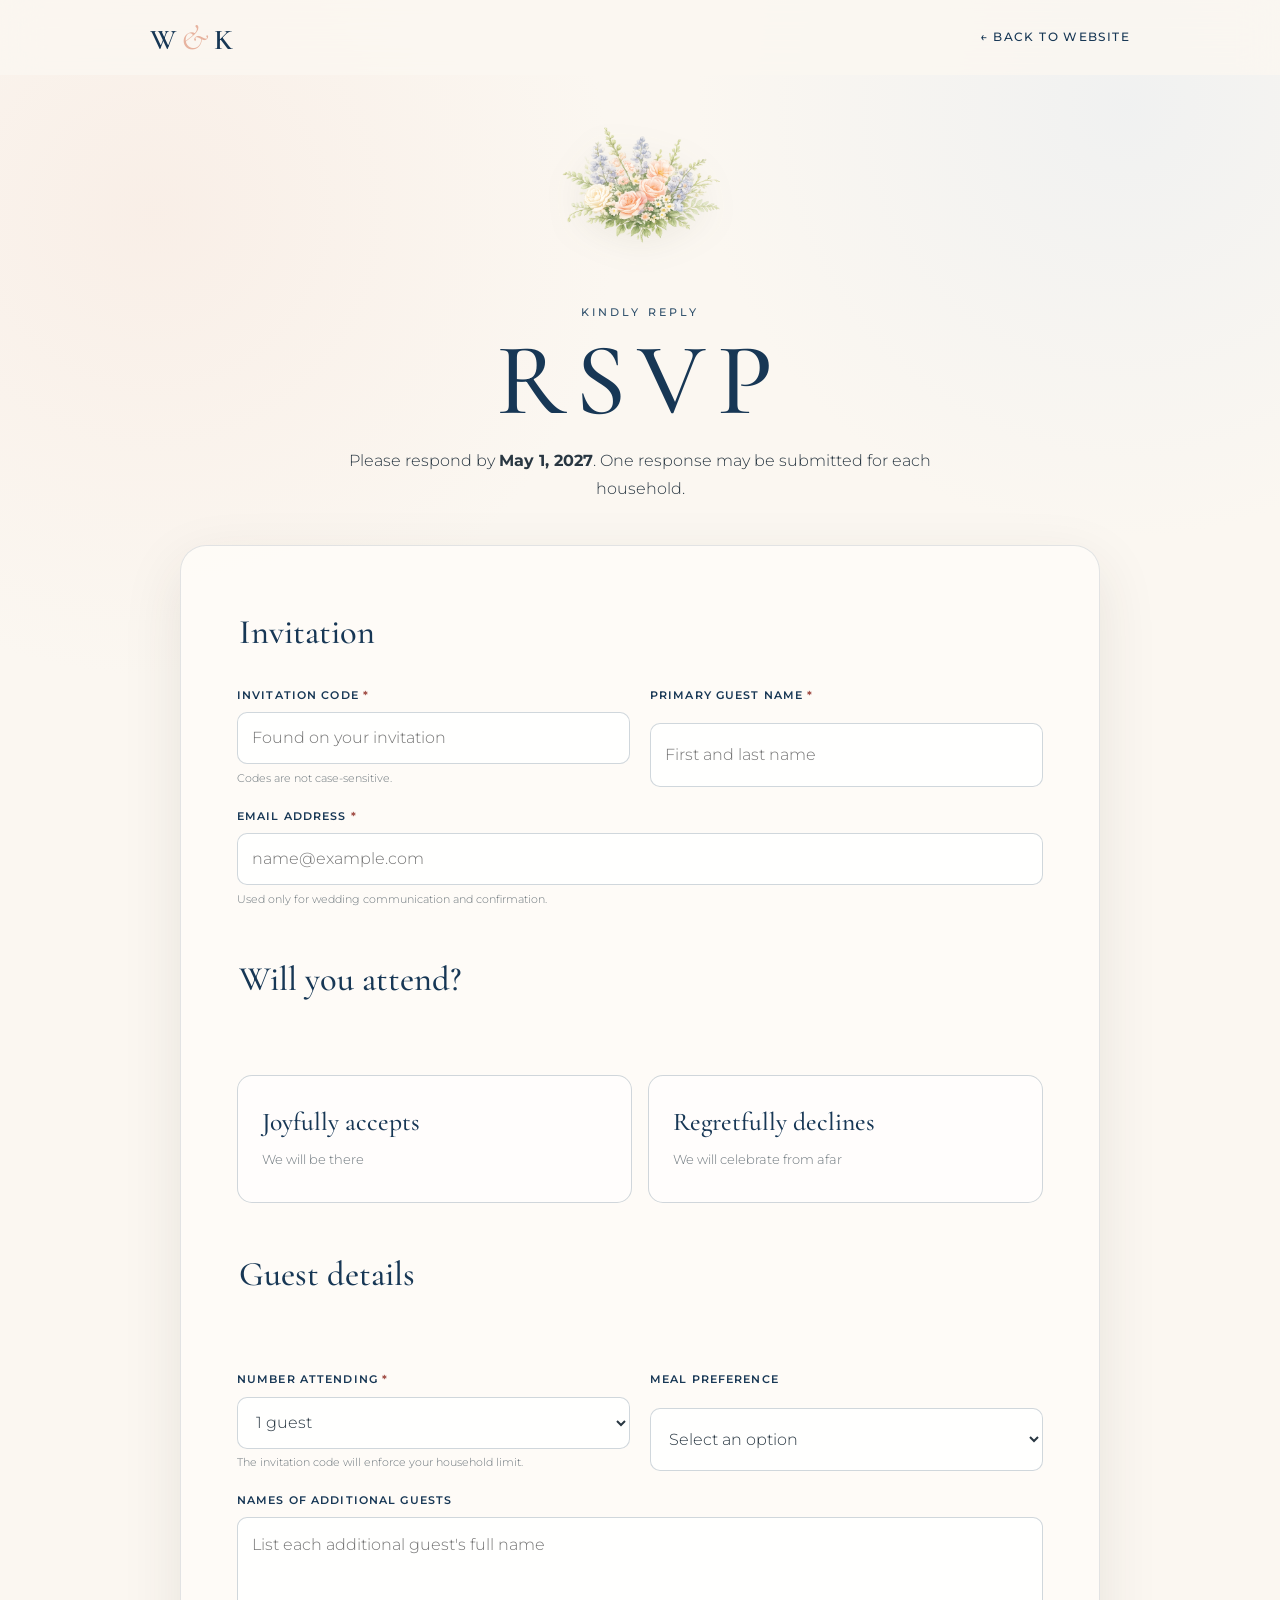
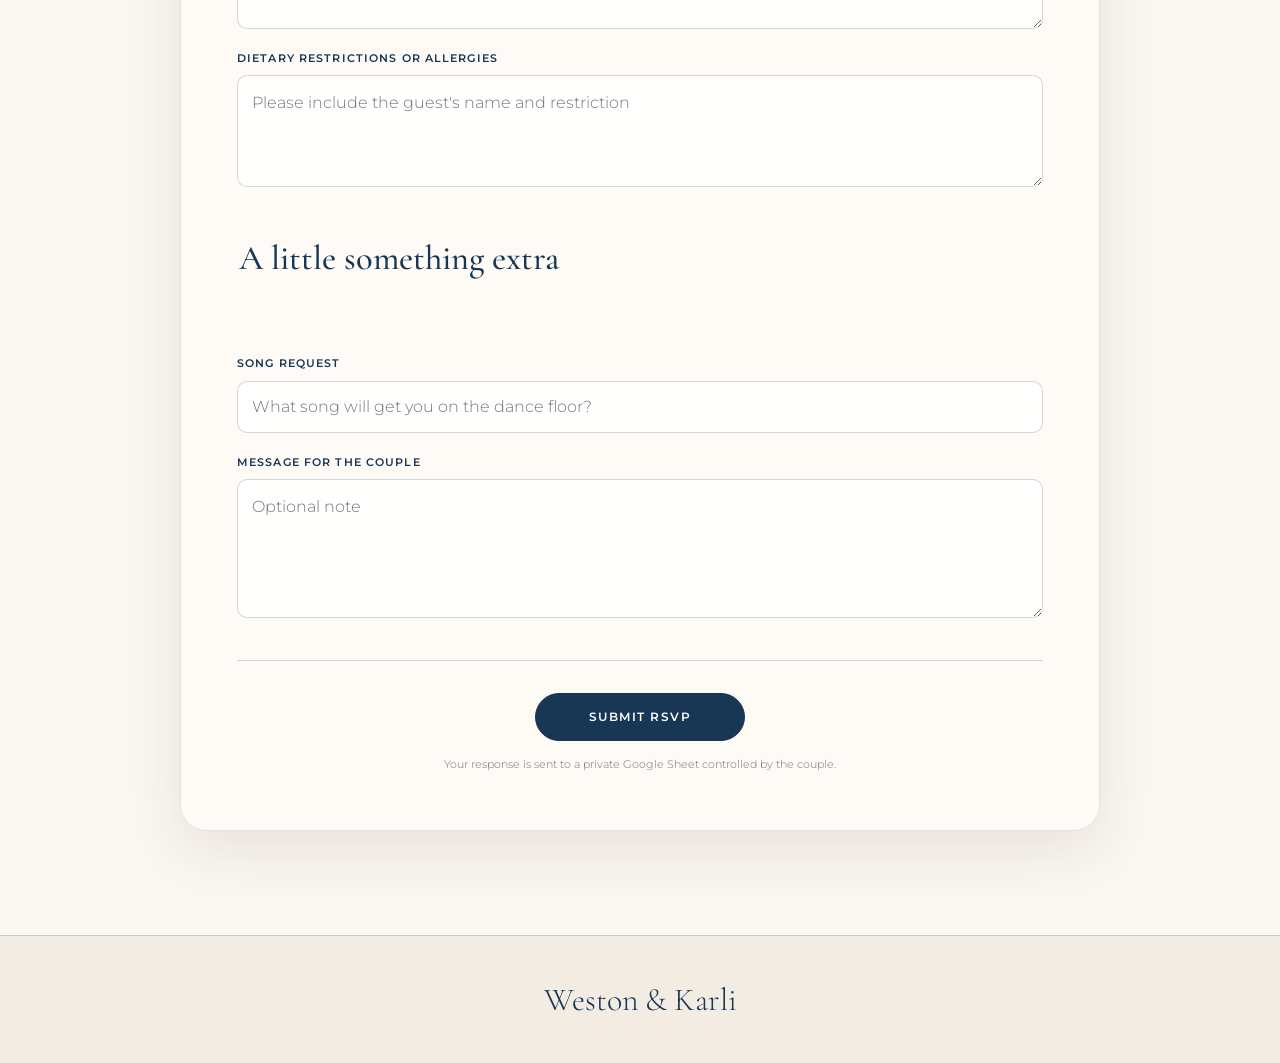
<file: rsvp.html>
<!doctype html>
<html lang="en">
<head>
  <meta charset="utf-8">
  <meta name="viewport" content="width=device-width, initial-scale=1">
  <meta name="description" content="RSVP for Weston and Karli's wedding.">
  <meta name="theme-color" content="#fbf7f1">
  <title>RSVP | Weston &amp; Karli</title>

  <link rel="icon" href="assets/images/favicon.svg" type="image/svg+xml">
  <link rel="preconnect" href="https://fonts.googleapis.com">
  <link rel="preconnect" href="https://fonts.gstatic.com" crossorigin>
  <link href="https://fonts.googleapis.com/css2?family=Cormorant+Garamond:ital,wght@0,400;0,500;0,600;1,400;1,500&family=Montserrat:wght@300;400;500;600&display=swap" rel="stylesheet">
  <link rel="stylesheet" href="css/styles.css">
</head>
<body class="rsvp-page">
  <a class="skip-link" href="#rsvp-main">Skip to RSVP form</a>

  <header class="site-header rsvp-header">
    <div class="header-inner">
      <a class="wordmark" href="index.html" aria-label="Return to wedding website">
        <span>W</span><span class="wordmark-flourish">&amp;</span><span>K</span>
      </a>
      <a class="back-link" href="index.html">← Back to website</a>
    </div>
  </header>

  <main id="rsvp-main">
    <section class="rsvp-hero section-shell narrow">
      <img class="hero-bouquet rsvp-bouquet" src="assets/images/bouquet-watercolor.png" alt="Watercolor bouquet">
      <p class="eyebrow">Kindly Reply</p>
      <h1>RSVP</h1>
      <p>
        Please respond by <strong data-rsvp-deadline-display>Month Day, Year</strong>.
        One response may be submitted for each household.
      </p>
    </section>

    <section class="rsvp-shell section-shell">
      <form class="rsvp-form" id="rsvp-form" novalidate>
        <div class="form-status" id="form-status" role="status" aria-live="polite"></div>

        <fieldset>
          <legend>Invitation</legend>
          <div class="form-grid">
            <label class="field">
              <span>Invitation code <b aria-hidden="true">*</b></span>
              <input
                type="text"
                name="invitationCode"
                id="invitation-code"
                autocomplete="off"
                maxlength="40"
                required
                placeholder="Found on your invitation"
              >
              <small>Codes are not case-sensitive.</small>
            </label>

            <label class="field">
              <span>Primary guest name <b aria-hidden="true">*</b></span>
              <input
                type="text"
                name="primaryGuest"
                autocomplete="name"
                maxlength="100"
                required
                placeholder="First and last name"
              >
            </label>

            <label class="field field-full">
              <span>Email address <b aria-hidden="true">*</b></span>
              <input
                type="email"
                name="email"
                autocomplete="email"
                maxlength="160"
                required
                placeholder="name@example.com"
              >
              <small>Used only for wedding communication and confirmation.</small>
            </label>
          </div>
        </fieldset>

        <fieldset>
          <legend>Will you attend?</legend>
          <div class="attendance-options">
            <label class="choice-card">
              <input type="radio" name="attending" value="Yes" required>
              <span>
                <strong>Joyfully accepts</strong>
                <small>We will be there</small>
              </span>
            </label>

            <label class="choice-card">
              <input type="radio" name="attending" value="No" required>
              <span>
                <strong>Regretfully declines</strong>
                <small>We will celebrate from afar</small>
              </span>
            </label>
          </div>
        </fieldset>

        <fieldset id="attending-details">
          <legend>Guest details</legend>
          <div class="form-grid">
            <label class="field">
              <span>Number attending <b aria-hidden="true">*</b></span>
              <select name="guestCount" id="guest-count">
                <option value="1">1 guest</option>
                <option value="2">2 guests</option>
                <option value="3">3 guests</option>
                <option value="4">4 guests</option>
                <option value="5">5 guests</option>
                <option value="6">6 guests</option>
              </select>
              <small>The invitation code will enforce your household limit.</small>
            </label>

            <label class="field">
              <span>Meal preference</span>
              <select name="mealChoice">
                <option value="">Select an option</option>
                <option value="Chicken">Chicken</option>
                <option value="Beef">Beef</option>
                <option value="Vegetarian">Vegetarian</option>
                <option value="Not decided">Not decided</option>
              </select>
            </label>

            <label class="field field-full">
              <span>Names of additional guests</span>
              <textarea
                name="additionalGuests"
                rows="3"
                maxlength="500"
                placeholder="List each additional guest's full name"
              ></textarea>
            </label>

            <label class="field field-full">
              <span>Dietary restrictions or allergies</span>
              <textarea
                name="dietaryRestrictions"
                rows="3"
                maxlength="500"
                placeholder="Please include the guest's name and restriction"
              ></textarea>
            </label>
          </div>
        </fieldset>

        <fieldset>
          <legend>A little something extra</legend>
          <div class="form-grid">
            <label class="field field-full">
              <span>Song request</span>
              <input
                type="text"
                name="songRequest"
                maxlength="160"
                placeholder="What song will get you on the dance floor?"
              >
            </label>

            <label class="field field-full">
              <span>Message for the couple</span>
              <textarea
                name="notes"
                rows="4"
                maxlength="1000"
                placeholder="Optional note"
              ></textarea>
            </label>
          </div>
        </fieldset>

        <label class="honeypot" aria-hidden="true">
          Website
          <input type="text" name="website" tabindex="-1" autocomplete="off">
        </label>

        <div class="form-actions">
          <button class="button button-primary submit-button" type="submit">
            <span class="submit-label">Submit RSVP</span>
            <span class="submit-spinner" aria-hidden="true"></span>
          </button>
          <p class="privacy-note">Your response is sent to a private Google Sheet controlled by the couple.</p>
        </div>
      </form>

      <section class="success-card" id="success-card" hidden tabindex="-1">
        <img src="assets/images/bouquet-watercolor.png" alt="" aria-hidden="true">
        <p class="eyebrow">Thank You</p>
        <h2>Your response has been received</h2>
        <p id="success-message">We are so grateful you took the time to reply.</p>
        <a class="button button-secondary" href="index.html">Return to the website</a>
      </section>
    </section>
  </main>

  <footer class="site-footer compact-footer">
    <p class="footer-names"><span data-couple-first>Weston</span> &amp; <span data-couple-second>Karli</span></p>
  </footer>

  <script src="js/wedding-config.js"></script>
  <script src="js/main.js"></script>
  <script src="js/rsvp.js"></script>
</body>
</html>
</file>
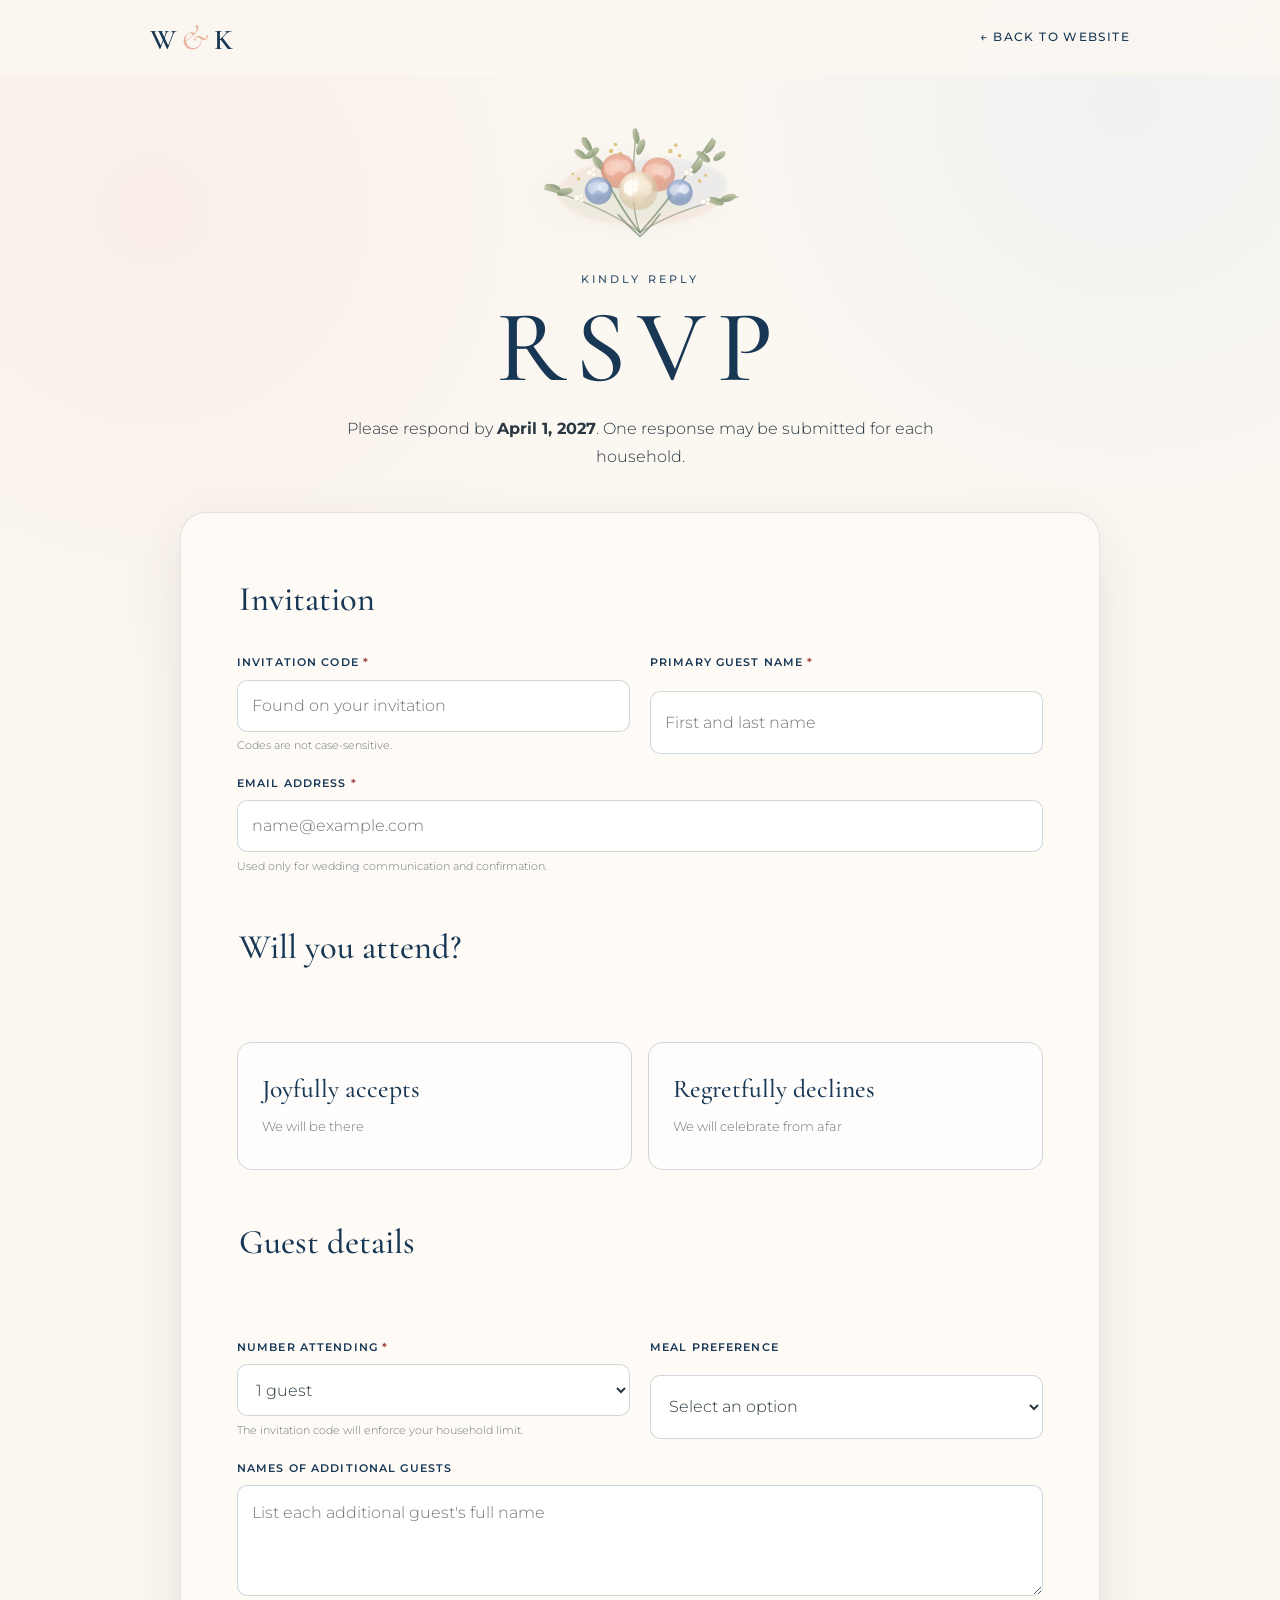
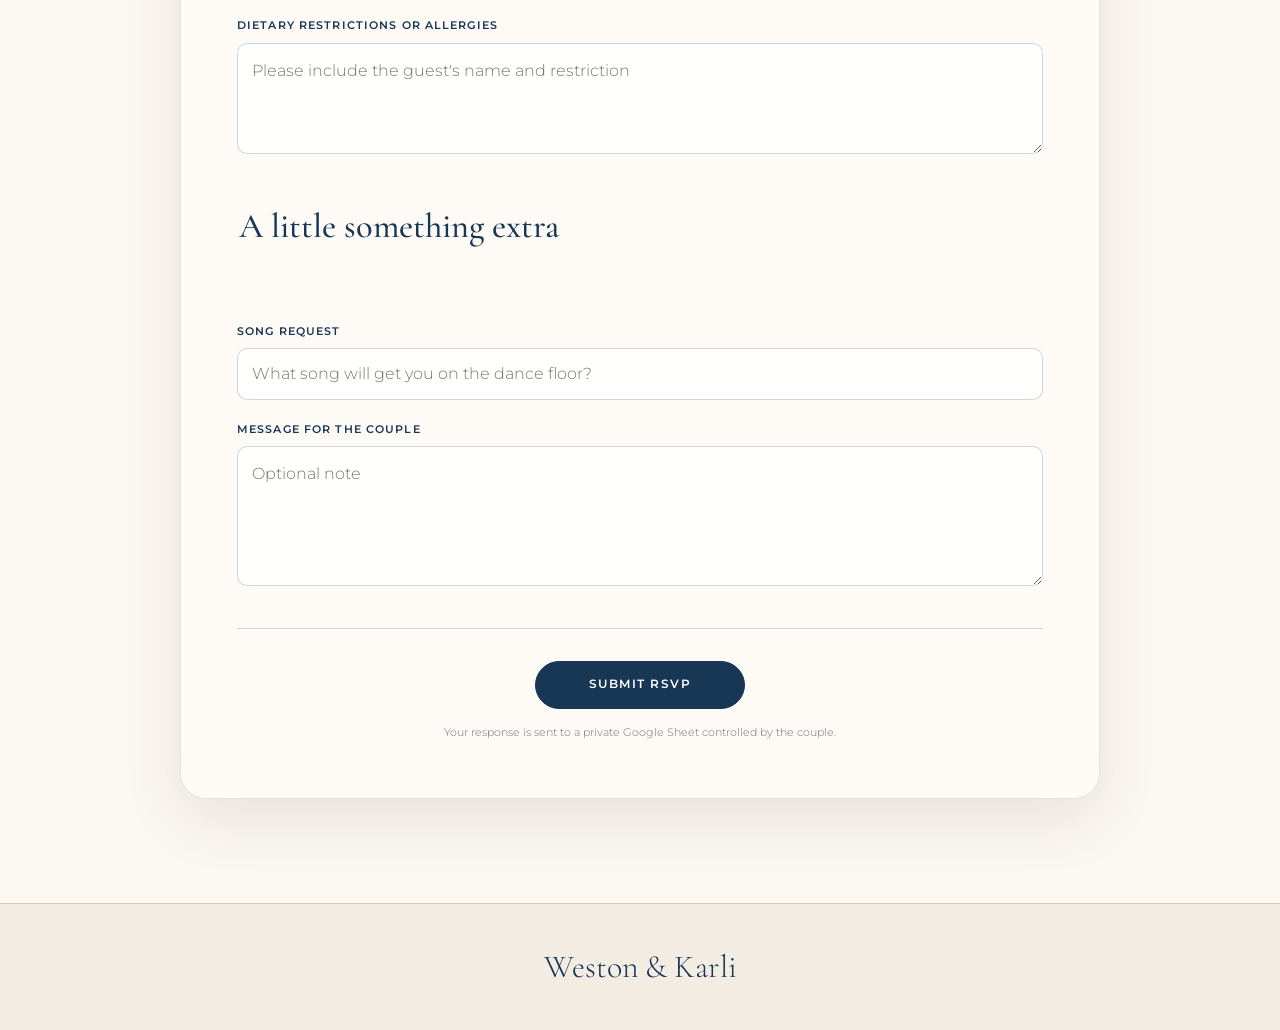
<file: weston-karli-wedding/rsvp.html>
<!doctype html>
<html lang="en">
<head>
  <meta charset="utf-8">
  <meta name="viewport" content="width=device-width, initial-scale=1">
  <meta name="description" content="RSVP for Weston and Karli's wedding.">
  <meta name="theme-color" content="#fbf7f1">
  <title>RSVP | Weston &amp; Karli</title>

  <link rel="icon" href="assets/images/favicon.svg" type="image/svg+xml">
  <link rel="preconnect" href="https://fonts.googleapis.com">
  <link rel="preconnect" href="https://fonts.gstatic.com" crossorigin>
  <link href="https://fonts.googleapis.com/css2?family=Cormorant+Garamond:ital,wght@0,400;0,500;0,600;1,400;1,500&family=Montserrat:wght@300;400;500;600&display=swap" rel="stylesheet">
  <link rel="stylesheet" href="css/styles.css">
</head>
<body class="rsvp-page">
  <a class="skip-link" href="#rsvp-main">Skip to RSVP form</a>

  <header class="site-header rsvp-header">
    <div class="header-inner">
      <a class="wordmark" href="index.html" aria-label="Return to wedding website">
        <span>W</span><span class="wordmark-flourish">&amp;</span><span>K</span>
      </a>
      <a class="back-link" href="index.html">← Back to website</a>
    </div>
  </header>

  <main id="rsvp-main">
    <section class="rsvp-hero section-shell narrow">
      <img class="hero-bouquet rsvp-bouquet" src="assets/images/bouquet-watercolor.svg" alt="Watercolor bouquet">
      <p class="eyebrow">Kindly Reply</p>
      <h1>RSVP</h1>
      <p>
        Please respond by <strong data-rsvp-deadline-display>Month Day, Year</strong>.
        One response may be submitted for each household.
      </p>
    </section>

    <section class="rsvp-shell section-shell">
      <form class="rsvp-form" id="rsvp-form" novalidate>
        <div class="form-status" id="form-status" role="status" aria-live="polite"></div>

        <fieldset>
          <legend>Invitation</legend>
          <div class="form-grid">
            <label class="field">
              <span>Invitation code <b aria-hidden="true">*</b></span>
              <input
                type="text"
                name="invitationCode"
                id="invitation-code"
                autocomplete="off"
                maxlength="40"
                required
                placeholder="Found on your invitation"
              >
              <small>Codes are not case-sensitive.</small>
            </label>

            <label class="field">
              <span>Primary guest name <b aria-hidden="true">*</b></span>
              <input
                type="text"
                name="primaryGuest"
                autocomplete="name"
                maxlength="100"
                required
                placeholder="First and last name"
              >
            </label>

            <label class="field field-full">
              <span>Email address <b aria-hidden="true">*</b></span>
              <input
                type="email"
                name="email"
                autocomplete="email"
                maxlength="160"
                required
                placeholder="name@example.com"
              >
              <small>Used only for wedding communication and confirmation.</small>
            </label>
          </div>
        </fieldset>

        <fieldset>
          <legend>Will you attend?</legend>
          <div class="attendance-options">
            <label class="choice-card">
              <input type="radio" name="attending" value="Yes" required>
              <span>
                <strong>Joyfully accepts</strong>
                <small>We will be there</small>
              </span>
            </label>

            <label class="choice-card">
              <input type="radio" name="attending" value="No" required>
              <span>
                <strong>Regretfully declines</strong>
                <small>We will celebrate from afar</small>
              </span>
            </label>
          </div>
        </fieldset>

        <fieldset id="attending-details">
          <legend>Guest details</legend>
          <div class="form-grid">
            <label class="field">
              <span>Number attending <b aria-hidden="true">*</b></span>
              <select name="guestCount" id="guest-count">
                <option value="1">1 guest</option>
                <option value="2">2 guests</option>
                <option value="3">3 guests</option>
                <option value="4">4 guests</option>
                <option value="5">5 guests</option>
                <option value="6">6 guests</option>
              </select>
              <small>The invitation code will enforce your household limit.</small>
            </label>

            <label class="field">
              <span>Meal preference</span>
              <select name="mealChoice">
                <option value="">Select an option</option>
                <option value="Chicken">Chicken</option>
                <option value="Beef">Beef</option>
                <option value="Vegetarian">Vegetarian</option>
                <option value="Not decided">Not decided</option>
              </select>
            </label>

            <label class="field field-full">
              <span>Names of additional guests</span>
              <textarea
                name="additionalGuests"
                rows="3"
                maxlength="500"
                placeholder="List each additional guest's full name"
              ></textarea>
            </label>

            <label class="field field-full">
              <span>Dietary restrictions or allergies</span>
              <textarea
                name="dietaryRestrictions"
                rows="3"
                maxlength="500"
                placeholder="Please include the guest's name and restriction"
              ></textarea>
            </label>
          </div>
        </fieldset>

        <fieldset>
          <legend>A little something extra</legend>
          <div class="form-grid">
            <label class="field field-full">
              <span>Song request</span>
              <input
                type="text"
                name="songRequest"
                maxlength="160"
                placeholder="What song will get you on the dance floor?"
              >
            </label>

            <label class="field field-full">
              <span>Message for the couple</span>
              <textarea
                name="notes"
                rows="4"
                maxlength="1000"
                placeholder="Optional note"
              ></textarea>
            </label>
          </div>
        </fieldset>

        <label class="honeypot" aria-hidden="true">
          Website
          <input type="text" name="website" tabindex="-1" autocomplete="off">
        </label>

        <div class="form-actions">
          <button class="button button-primary submit-button" type="submit">
            <span class="submit-label">Submit RSVP</span>
            <span class="submit-spinner" aria-hidden="true"></span>
          </button>
          <p class="privacy-note">Your response is sent to a private Google Sheet controlled by the couple.</p>
        </div>
      </form>

      <section class="success-card" id="success-card" hidden tabindex="-1">
        <img src="assets/images/bouquet-watercolor.svg" alt="" aria-hidden="true">
        <p class="eyebrow">Thank You</p>
        <h2>Your response has been received</h2>
        <p id="success-message">We are so grateful you took the time to reply.</p>
        <a class="button button-secondary" href="index.html">Return to the website</a>
      </section>
    </section>
  </main>

  <footer class="site-footer compact-footer">
    <p class="footer-names"><span data-couple-first>Weston</span> &amp; <span data-couple-second>Karli</span></p>
  </footer>

  <script src="js/wedding-config.js"></script>
  <script src="js/main.js"></script>
  <script src="js/rsvp.js"></script>
</body>
</html>
</file>
<file: css/styles.css>
:root {
  --ivory: #fbf7f1;
  --ivory-deep: #f4ede4;
  --paper: #fffdf9;
  --navy: #173755;
  --navy-soft: #31526d;
  --ink: #293742;
  --muted: #6d777d;
  --peach: #e7b39f;
  --peach-pale: #f4ddd2;
  --blue-pale: #dce6f1;
  --sage: #aab59c;
  --line: rgba(23, 55, 85, 0.18);
  --shadow: 0 20px 60px rgba(55, 48, 42, 0.10);
  --radius: 22px;
  --serif: "Cormorant Garamond", Georgia, serif;
  --sans: "Montserrat", Arial, sans-serif;
  --max-width: 1180px;
  --transition: 220ms ease;
}

* {
  box-sizing: border-box;
}

html {
  scroll-behavior: smooth;
  scroll-padding-top: 90px;
}

body {
  margin: 0;
  background:
    radial-gradient(circle at 12% 8%, rgba(244, 221, 210, 0.32), transparent 29rem),
    radial-gradient(circle at 88% 4%, rgba(220, 230, 241, 0.34), transparent 27rem),
    var(--ivory);
  color: var(--ink);
  font-family: var(--sans);
  font-size: 16px;
  font-weight: 300;
  line-height: 1.75;
  -webkit-font-smoothing: antialiased;
}

img {
  display: block;
  max-width: 100%;
}

a {
  color: inherit;
}

button,
input,
textarea,
select {
  font: inherit;
}

button,
a {
  -webkit-tap-highlight-color: transparent;
}

.skip-link {
  position: fixed;
  top: 0.75rem;
  left: 0.75rem;
  z-index: 1000;
  padding: 0.7rem 1rem;
  transform: translateY(-180%);
  border-radius: 999px;
  background: var(--navy);
  color: white;
  transition: transform var(--transition);
}

.skip-link:focus {
  transform: translateY(0);
}

.section-shell {
  width: min(calc(100% - 2rem), var(--max-width));
  margin-inline: auto;
  padding-block: 6.5rem;
}

.section-shell.narrow {
  max-width: 800px;
  text-align: center;
}

.section-tinted {
  background:
    linear-gradient(rgba(255,255,255,0.28), rgba(255,255,255,0.28)),
    var(--ivory-deep);
  border-block: 1px solid rgba(23, 55, 85, 0.07);
}

.site-header {
  position: sticky;
  top: 0;
  z-index: 100;
  border-bottom: 1px solid transparent;
  background: rgba(251, 247, 241, 0.84);
  backdrop-filter: blur(18px);
  transition: border-color var(--transition), box-shadow var(--transition);
}

.site-header.is-scrolled {
  border-color: var(--line);
  box-shadow: 0 8px 30px rgba(41, 55, 66, 0.06);
}

.header-inner {
  display: flex;
  align-items: center;
  justify-content: space-between;
  width: min(calc(100% - 2rem), 1320px);
  min-height: 74px;
  margin-inline: auto;
}

.wordmark {
  display: inline-flex;
  align-items: baseline;
  gap: 0.34rem;
  color: var(--navy);
  font-family: var(--serif);
  font-size: 1.8rem;
  font-weight: 600;
  text-decoration: none;
}

.wordmark-flourish {
  color: var(--peach);
  font-size: 1.25em;
  font-style: italic;
  font-weight: 400;
}

.primary-navigation {
  display: flex;
  align-items: center;
  gap: clamp(0.85rem, 1.6vw, 1.65rem);
}

.primary-navigation a,
.back-link {
  position: relative;
  color: var(--navy);
  font-size: 0.72rem;
  font-weight: 500;
  letter-spacing: 0.12em;
  text-decoration: none;
  text-transform: uppercase;
}

.primary-navigation a::after,
.back-link::after {
  position: absolute;
  right: 0;
  bottom: -0.45rem;
  left: 0;
  height: 1px;
  transform: scaleX(0);
  background: var(--navy);
  content: "";
  transition: transform var(--transition);
}

.primary-navigation a:hover::after,
.primary-navigation a:focus-visible::after,
.back-link:hover::after,
.back-link:focus-visible::after {
  transform: scaleX(1);
}

.primary-navigation .nav-rsvp {
  padding: 0.62rem 1rem;
  border: 1px solid var(--navy);
  border-radius: 999px;
}

.primary-navigation .nav-rsvp::after {
  display: none;
}

.primary-navigation .nav-rsvp:hover {
  background: var(--navy);
  color: white;
}

.menu-toggle {
  display: none;
  border: 0;
  background: none;
  color: var(--navy);
  cursor: pointer;
}

.hero {
  padding-top: 2.8rem;
  text-align: center;
}

.hero-bouquet {
  width: clamp(230px, 29vw, 400px);
  margin: 0 auto 1.6rem;
  filter: drop-shadow(0 10px 16px rgba(91, 89, 69, 0.08));
}

.eyebrow {
  margin: 0 0 0.8rem;
  color: var(--navy-soft);
  font-size: 0.68rem;
  font-weight: 500;
  letter-spacing: 0.28em;
  text-transform: uppercase;
}

.hero h1,
.rsvp-hero h1 {
  margin: 0;
  color: var(--navy);
  font-family: var(--serif);
  font-size: clamp(3.35rem, 8vw, 7.25rem);
  font-weight: 500;
  letter-spacing: 0.11em;
  line-height: 0.88;
  text-transform: uppercase;
}

.hero h1 em {
  display: inline-block;
  margin-inline: 0.1em;
  color: var(--navy);
  font-size: 0.72em;
  font-weight: 400;
  letter-spacing: 0;
  text-transform: none;
}

.hero-subtitle {
  margin: 1.35rem 0 0;
  color: var(--navy);
  font-family: var(--serif);
  font-size: clamp(1.25rem, 2vw, 1.7rem);
  font-style: italic;
  letter-spacing: 0.24em;
}

.ornament {
  display: flex;
  align-items: center;
  justify-content: center;
  gap: 0.75rem;
  margin: 1.1rem auto;
  color: var(--sage);
}

.ornament span {
  width: 45px;
  height: 1px;
  background: var(--line);
}

.ornament b {
  font-family: var(--serif);
  font-size: 1.3rem;
  font-weight: 400;
}

.hero-date {
  margin: 0;
  color: var(--navy-soft);
  font-family: var(--serif);
  font-size: 1.3rem;
  font-weight: 500;
  letter-spacing: 0.1em;
  text-transform: uppercase;
}

.hero-actions,
.details-actions,
.registry-links,
.form-actions {
  display: flex;
  flex-wrap: wrap;
  align-items: center;
  justify-content: center;
  gap: 0.9rem;
  margin-top: 2rem;
}

.button {
  display: inline-flex;
  min-height: 48px;
  align-items: center;
  justify-content: center;
  padding: 0.78rem 1.45rem;
  border: 1px solid var(--navy);
  border-radius: 999px;
  font-size: 0.72rem;
  font-weight: 600;
  letter-spacing: 0.13em;
  text-decoration: none;
  text-transform: uppercase;
  cursor: pointer;
  transition:
    color var(--transition),
    background var(--transition),
    transform var(--transition),
    box-shadow var(--transition);
}

.button:hover,
.button:focus-visible {
  transform: translateY(-2px);
  box-shadow: 0 10px 24px rgba(23, 55, 85, 0.12);
}

.button-primary {
  background: var(--navy);
  color: white;
}

.button-primary:hover,
.button-primary:focus-visible {
  background: #244a6c;
}

.button-secondary {
  background: transparent;
  color: var(--navy);
}

.button-secondary:hover,
.button-secondary:focus-visible {
  background: var(--navy);
  color: white;
}

.card-photo {
  position: relative;
  overflow: hidden;
  border-radius: var(--radius);
  background: var(--ivory-deep);
  box-shadow: var(--shadow);
}

.card-photo img {
  width: 100%;
  height: 100%;
  object-fit: cover;
}

.hero-photo {
  height: clamp(420px, 64vw, 720px);
  margin-top: 3rem;
}

.setup-caption {
  position: absolute;
  right: 1rem;
  bottom: 1rem;
  left: 1rem;
  padding: 0.55rem 0.8rem;
  border: 1px solid rgba(255,255,255,0.6);
  border-radius: 9px;
  background: rgba(23, 55, 85, 0.82);
  color: white;
  font-size: 0.66rem;
  line-height: 1.45;
  backdrop-filter: blur(8px);
}

.setup-caption code {
  color: white;
}

body.site-ready .setup-caption,
body.site-ready .setup-note {
  display: none;
}

.welcome h2,
.section-heading h2,
.travel-copy h2,
.registry h2,
.final-cta h2,
.success-card h2 {
  margin: 0;
  color: var(--navy);
  font-family: var(--serif);
  font-size: clamp(2.5rem, 5vw, 4.4rem);
  font-weight: 500;
  line-height: 1.05;
}

.welcome > p:not(.eyebrow),
.registry > p:not(.eyebrow),
.final-cta > p:not(.eyebrow) {
  max-width: 680px;
  margin: 1.25rem auto 0;
}

.countdown {
  display: grid;
  grid-template-columns: repeat(4, 1fr);
  max-width: 680px;
  margin: 2.5rem auto 0;
  border-block: 1px solid var(--line);
}

.countdown div {
  padding: 1.25rem 0.5rem;
}

.countdown div + div {
  border-left: 1px solid var(--line);
}

.countdown strong {
  display: block;
  color: var(--navy);
  font-family: var(--serif);
  font-size: clamp(2rem, 4vw, 3.25rem);
  font-weight: 500;
  line-height: 1;
}

.countdown span {
  display: block;
  margin-top: 0.35rem;
  color: var(--muted);
  font-size: 0.62rem;
  letter-spacing: 0.16em;
  text-transform: uppercase;
}

.section-heading {
  max-width: 760px;
  margin: 0 auto 3rem;
  text-align: center;
}

.section-intro {
  max-width: 620px;
  margin: 1rem auto 0;
}

.story-grid {
  display: grid;
  grid-template-columns: 1fr 0.8fr 1fr;
  align-items: center;
  gap: 2.2rem;
}

.story-photo {
  height: 500px;
}

.story-photo-one {
  transform: rotate(-1.5deg);
}

.story-photo-two {
  transform: translateY(2.2rem) rotate(1.4deg);
}

.story-copy {
  text-align: center;
}

.story-copy p {
  margin: 0 0 1.2rem;
}

.drop-cap::first-letter {
  float: left;
  margin: 0.05em 0.12em 0 0;
  color: var(--peach);
  font-family: var(--serif);
  font-size: 4.4rem;
  line-height: 0.75;
}

.signature {
  margin-top: 1.6rem;
  color: var(--navy);
  font-family: var(--serif);
  font-size: 2rem;
  font-style: italic;
}

.details-grid {
  display: grid;
  grid-template-columns: repeat(3, 1fr);
  gap: 1rem;
}

.detail-card {
  min-height: 300px;
  padding: 2rem;
  border: 1px solid var(--line);
  border-radius: var(--radius);
  background: rgba(255,255,255,0.45);
  text-align: center;
}

.detail-number,
.place-card > span {
  display: inline-flex;
  width: 2.4rem;
  height: 2.4rem;
  align-items: center;
  justify-content: center;
  border: 1px solid var(--line);
  border-radius: 50%;
  color: var(--navy-soft);
  font-family: var(--serif);
  font-size: 1rem;
}

.detail-card h3,
.place-card h3,
.info-list h3 {
  margin: 1.1rem 0 0.65rem;
  color: var(--navy);
  font-family: var(--serif);
  font-size: 2rem;
  font-weight: 500;
}

.detail-card p {
  margin: 0.35rem 0;
}

.detail-card .detail-time {
  color: var(--navy);
  font-family: var(--serif);
  font-size: 1.35rem;
  font-weight: 600;
}

.text-link {
  display: inline-block;
  color: var(--navy);
  font-size: 0.75rem;
  font-weight: 600;
  letter-spacing: 0.08em;
  text-decoration-thickness: 1px;
  text-underline-offset: 0.3em;
  text-transform: uppercase;
}

.travel-grid {
  display: grid;
  grid-template-columns: 1.05fr 0.95fr;
  align-items: center;
  gap: clamp(2rem, 6vw, 5rem);
}

.travel-photo {
  min-height: 610px;
}

.travel-copy > p:not(.eyebrow) {
  margin-top: 1.25rem;
}

.info-list {
  margin-top: 2rem;
}

.info-list article {
  padding: 1.25rem 0;
  border-top: 1px solid var(--line);
}

.info-list h3 {
  margin: 0 0 0.25rem;
  font-size: 1.55rem;
}

.info-list p {
  margin: 0 0 0.4rem;
}

.things-grid {
  display: grid;
  grid-template-columns: repeat(3, 1fr);
  gap: 1rem;
}

.place-card {
  padding: 2rem;
  border: 1px solid var(--line);
  border-radius: var(--radius);
  background: rgba(255,255,255,0.52);
}

.place-card p {
  min-height: 5.25rem;
}

.gallery {
  display: grid;
  grid-auto-rows: 245px;
  grid-template-columns: repeat(3, 1fr);
  gap: 0.9rem;
}

.gallery-item {
  overflow: hidden;
  margin: 0;
  border-radius: 16px;
  background: var(--ivory-deep);
}

.gallery-item img {
  width: 100%;
  height: 100%;
  object-fit: cover;
  transition: transform 500ms ease;
}

.gallery-item:hover img {
  transform: scale(1.025);
}

.gallery-tall {
  grid-row: span 2;
}

.gallery-wide {
  grid-column: span 2;
}

.setup-note {
  margin: 1.25rem 0 0;
  color: var(--muted);
  font-size: 0.72rem;
  text-align: center;
}


.small-bouquet {
  width: 180px;
  margin: 0 auto 1.3rem;
}

.registry-links {
  margin-top: 1.6rem;
}

.faq-shell {
  max-width: 900px;
}

.accordion {
  border-top: 1px solid var(--line);
}

.accordion details {
  border-bottom: 1px solid var(--line);
}

.accordion summary {
  display: flex;
  align-items: center;
  justify-content: space-between;
  padding: 1.25rem 0;
  color: var(--navy);
  font-family: var(--serif);
  font-size: 1.55rem;
  font-weight: 500;
  cursor: pointer;
  list-style: none;
}

.accordion summary::-webkit-details-marker {
  display: none;
}

.accordion summary::after {
  content: "+";
  font-family: var(--sans);
  font-size: 1.2rem;
  font-weight: 300;
}

.accordion details[open] summary::after {
  content: "−";
}

.accordion details p {
  max-width: 720px;
  margin: -0.35rem 0 1.3rem;
}

.final-cta {
  padding-block: 7rem;
}

.site-footer {
  padding: 4rem 1rem;
  border-top: 1px solid var(--line);
  background: #f3ece3;
  color: var(--navy);
  text-align: center;
}

.site-footer img {
  width: 170px;
  margin: 0 auto 1rem;
}

.site-footer p {
  margin: 0.2rem 0;
}

.footer-names {
  font-family: var(--serif);
  font-size: 2rem;
}

.footer-credit {
  margin-top: 1rem !important;
  color: var(--muted);
  font-size: 0.68rem;
  letter-spacing: 0.15em;
  text-transform: uppercase;
}

/* RSVP */
.rsvp-header .header-inner {
  max-width: 980px;
}

.rsvp-hero {
  padding-top: 2.4rem;
  padding-bottom: 2.6rem;
}

.rsvp-bouquet {
  width: 260px;
  margin-bottom: 1rem;
}

.rsvp-hero h1 {
  font-size: clamp(3.6rem, 8vw, 6.5rem);
}

.rsvp-hero > p:last-child {
  max-width: 590px;
  margin: 1.4rem auto 0;
}

.rsvp-shell {
  max-width: 920px;
  padding-top: 0;
}

.rsvp-form {
  padding: clamp(1.25rem, 5vw, 3.5rem);
  border: 1px solid rgba(23,55,85,0.12);
  border-radius: 26px;
  background: rgba(255,253,249,0.78);
  box-shadow: var(--shadow);
}

.rsvp-form fieldset {
  margin: 0;
  padding: 0 0 2.6rem;
  border: 0;
}

.rsvp-form fieldset + fieldset {
  padding-top: 2.6rem;
  border-top: 1px solid var(--line);
}

.rsvp-form legend {
  width: 100%;
  margin-bottom: 1.5rem;
  color: var(--navy);
  font-family: var(--serif);
  font-size: 2.15rem;
  font-weight: 500;
}

.form-grid {
  display: grid;
  grid-template-columns: 1fr 1fr;
  gap: 1.25rem;
}

.field {
  display: grid;
  gap: 0.42rem;
}

.field-full {
  grid-column: 1 / -1;
}

.field > span {
  color: var(--navy);
  font-size: 0.7rem;
  font-weight: 600;
  letter-spacing: 0.1em;
  text-transform: uppercase;
}

.field b {
  color: #a4524a;
}

.field small {
  color: var(--muted);
  font-size: 0.68rem;
  line-height: 1.45;
}

.field input,
.field textarea,
.field select {
  width: 100%;
  border: 1px solid rgba(23,55,85,0.2);
  border-radius: 10px;
  outline: none;
  background: rgba(255,255,255,0.86);
  color: var(--ink);
  transition: border-color var(--transition), box-shadow var(--transition);
}

.field input,
.field select {
  min-height: 52px;
  padding: 0 0.9rem;
}

.field textarea {
  min-height: 105px;
  padding: 0.8rem 0.9rem;
  resize: vertical;
}

.field input:focus,
.field textarea:focus,
.field select:focus {
  border-color: var(--navy);
  box-shadow: 0 0 0 3px rgba(23,55,85,0.08);
}

.field input[aria-invalid="true"],
.field textarea[aria-invalid="true"],
.field select[aria-invalid="true"] {
  border-color: #a4524a;
}

.attendance-options {
  display: grid;
  grid-template-columns: 1fr 1fr;
  gap: 1rem;
}

.choice-card {
  position: relative;
  cursor: pointer;
}

.choice-card input {
  position: absolute;
  opacity: 0;
}

.choice-card > span {
  display: block;
  min-height: 128px;
  padding: 1.5rem;
  border: 1px solid rgba(23,55,85,0.2);
  border-radius: 15px;
  background: rgba(255,255,255,0.6);
  transition: border-color var(--transition), background var(--transition), transform var(--transition);
}

.choice-card input:checked + span {
  border-color: var(--navy);
  background: rgba(220,230,241,0.55);
  transform: translateY(-2px);
}

.choice-card input:focus-visible + span {
  box-shadow: 0 0 0 3px rgba(23,55,85,0.12);
}

.choice-card strong {
  display: block;
  color: var(--navy);
  font-family: var(--serif);
  font-size: 1.6rem;
  font-weight: 500;
}

.choice-card small {
  color: var(--muted);
}

#attending-details.is-disabled {
  display: none;
}

.form-status {
  display: none;
  margin-bottom: 1.4rem;
  padding: 0.9rem 1rem;
  border-radius: 10px;
  font-size: 0.82rem;
}

.form-status.is-error,
.form-status.is-info {
  display: block;
}

.form-status.is-error {
  border: 1px solid rgba(164,82,74,0.35);
  background: rgba(164,82,74,0.08);
  color: #713a35;
}

.form-status.is-info {
  border: 1px solid rgba(23,55,85,0.18);
  background: rgba(220,230,241,0.45);
  color: var(--navy);
}

.honeypot {
  position: absolute !important;
  overflow: hidden !important;
  width: 1px !important;
  height: 1px !important;
  clip: rect(1px, 1px, 1px, 1px) !important;
  white-space: nowrap !important;
}

.form-actions {
  flex-direction: column;
  margin-top: 0;
  padding-top: 2rem;
  border-top: 1px solid var(--line);
}

.submit-button {
  min-width: 210px;
}

.submit-spinner {
  display: none;
  width: 17px;
  height: 17px;
  margin-left: 0.55rem;
  border: 2px solid rgba(255,255,255,0.35);
  border-top-color: white;
  border-radius: 50%;
  animation: spin 800ms linear infinite;
}

.submit-button.is-loading .submit-spinner {
  display: inline-block;
}

.submit-button:disabled {
  cursor: wait;
  opacity: 0.72;
}

.privacy-note {
  margin: 0;
  color: var(--muted);
  font-size: 0.68rem;
  text-align: center;
}

.success-card {
  padding: 4rem 1.5rem;
  border: 1px solid rgba(23,55,85,0.12);
  border-radius: 26px;
  background: rgba(255,253,249,0.82);
  box-shadow: var(--shadow);
  text-align: center;
}

.success-card img {
  width: 190px;
  margin: 0 auto 1rem;
}

.compact-footer {
  padding-block: 2rem;
}

@keyframes spin {
  to { transform: rotate(360deg); }
}

/* Scroll reveal */
.reveal {
  opacity: 0;
  transform: translateY(18px);
  transition: opacity 650ms ease, transform 650ms ease;
}

.reveal.is-visible {
  opacity: 1;
  transform: translateY(0);
}

/* Responsive */
@media (max-width: 1080px) {
  .menu-toggle {
    display: inline-flex;
    align-items: center;
    gap: 0.7rem;
  }

  .menu-toggle-label {
    font-size: 0.68rem;
    font-weight: 600;
    letter-spacing: 0.13em;
    text-transform: uppercase;
  }

  .menu-toggle-lines,
  .menu-toggle-lines::before,
  .menu-toggle-lines::after {
    display: block;
    width: 23px;
    height: 1px;
    background: var(--navy);
    content: "";
    transition: transform var(--transition), opacity var(--transition);
  }

  .menu-toggle-lines {
    position: relative;
  }

  .menu-toggle-lines::before {
    position: absolute;
    top: -6px;
  }

  .menu-toggle-lines::after {
    position: absolute;
    top: 6px;
  }

  .menu-toggle[aria-expanded="true"] .menu-toggle-lines {
    background: transparent;
  }

  .menu-toggle[aria-expanded="true"] .menu-toggle-lines::before {
    top: 0;
    transform: rotate(45deg);
  }

  .menu-toggle[aria-expanded="true"] .menu-toggle-lines::after {
    top: 0;
    transform: rotate(-45deg);
  }

  .primary-navigation {
    position: absolute;
    top: calc(100% + 1px);
    right: 0;
    left: 0;
    display: none;
    max-height: calc(100vh - 75px);
    overflow-y: auto;
    flex-direction: column;
    align-items: stretch;
    gap: 0;
    padding: 1rem;
    border-bottom: 1px solid var(--line);
    background: rgba(251,247,241,0.98);
  }

  .primary-navigation.is-open {
    display: flex;
  }

  .primary-navigation a {
    padding: 0.9rem 0.5rem;
    text-align: center;
  }

  .primary-navigation .nav-rsvp {
    margin-top: 0.5rem;
  }
}

@media (max-width: 850px) {
  .section-shell {
    padding-block: 5rem;
  }

  .story-grid,
  .travel-grid {
    grid-template-columns: 1fr;
  }

  .story-grid {
    max-width: 620px;
    margin-inline: auto;
  }

  .story-photo {
    height: 460px;
  }

  .story-photo-two {
    transform: none;
  }

  .story-copy {
    order: -1;
  }

  .details-grid,
  .things-grid {
    grid-template-columns: 1fr;
  }

  .detail-card {
    min-height: 0;
  }

  .travel-photo {
    min-height: 480px;
  }
}

@media (max-width: 650px) {
  body {
    font-size: 15px;
  }

  .section-shell {
    width: min(calc(100% - 1.25rem), var(--max-width));
    padding-block: 4.2rem;
  }

  .hero {
    padding-top: 2rem;
  }

  .hero h1 {
    letter-spacing: 0.06em;
  }

  .hero-subtitle {
    letter-spacing: 0.13em;
  }

  .hero-date {
    font-size: 1.05rem;
  }

  .hero-actions {
    align-items: stretch;
    flex-direction: column;
  }

  .hero-actions .button {
    width: 100%;
  }

  .hero-photo {
    height: 420px;
    margin-top: 2rem;
  }

  .countdown strong {
    font-size: 2rem;
  }

  .countdown span {
    letter-spacing: 0.08em;
  }

  .gallery {
    grid-auto-rows: 220px;
    grid-template-columns: 1fr 1fr;
  }

  .gallery-tall {
    grid-row: span 1;
  }

  .gallery-wide {
    grid-column: span 2;
  }

  .form-grid,
  .attendance-options {
    grid-template-columns: 1fr;
  }

  .field-full {
    grid-column: auto;
  }

  .rsvp-form {
    padding: 1.2rem;
    border-radius: 18px;
  }

  .rsvp-form legend {
    font-size: 1.8rem;
  }

  .back-link {
    font-size: 0.62rem;
  }
}

@media (max-width: 460px) {
  .countdown {
    grid-template-columns: repeat(2, 1fr);
  }

  .countdown div:nth-child(3) {
    border-left: 0;
    border-top: 1px solid var(--line);
  }

  .countdown div:nth-child(4) {
    border-top: 1px solid var(--line);
  }

  .gallery {
    grid-template-columns: 1fr;
  }

  .gallery-wide {
    grid-column: auto;
  }
}

@media (prefers-reduced-motion: reduce) {
  *,
  *::before,
  *::after {
    scroll-behavior: auto !important;
    animation-duration: 0.01ms !important;
    animation-iteration-count: 1 !important;
    transition-duration: 0.01ms !important;
  }

  .reveal {
    opacity: 1;
    transform: none;
  }
}
</file>
<file: weston-karli-wedding/css/styles.css>
:root {
  --ivory: #fbf7f1;
  --ivory-deep: #f4ede4;
  --paper: #fffdf9;
  --navy: #173755;
  --navy-soft: #31526d;
  --ink: #293742;
  --muted: #6d777d;
  --peach: #e7b39f;
  --peach-pale: #f4ddd2;
  --blue-pale: #dce6f1;
  --sage: #aab59c;
  --line: rgba(23, 55, 85, 0.18);
  --shadow: 0 20px 60px rgba(55, 48, 42, 0.10);
  --radius: 22px;
  --serif: "Cormorant Garamond", Georgia, serif;
  --sans: "Montserrat", Arial, sans-serif;
  --max-width: 1180px;
  --transition: 220ms ease;
}

* {
  box-sizing: border-box;
}

html {
  scroll-behavior: smooth;
  scroll-padding-top: 90px;
}

body {
  margin: 0;
  background:
    radial-gradient(circle at 12% 8%, rgba(244, 221, 210, 0.32), transparent 29rem),
    radial-gradient(circle at 88% 4%, rgba(220, 230, 241, 0.34), transparent 27rem),
    var(--ivory);
  color: var(--ink);
  font-family: var(--sans);
  font-size: 16px;
  font-weight: 300;
  line-height: 1.75;
  -webkit-font-smoothing: antialiased;
}

img {
  display: block;
  max-width: 100%;
}

a {
  color: inherit;
}

button,
input,
textarea,
select {
  font: inherit;
}

button,
a {
  -webkit-tap-highlight-color: transparent;
}

.skip-link {
  position: fixed;
  top: 0.75rem;
  left: 0.75rem;
  z-index: 1000;
  padding: 0.7rem 1rem;
  transform: translateY(-180%);
  border-radius: 999px;
  background: var(--navy);
  color: white;
  transition: transform var(--transition);
}

.skip-link:focus {
  transform: translateY(0);
}

.section-shell {
  width: min(calc(100% - 2rem), var(--max-width));
  margin-inline: auto;
  padding-block: 6.5rem;
}

.section-shell.narrow {
  max-width: 800px;
  text-align: center;
}

.section-tinted {
  background:
    linear-gradient(rgba(255,255,255,0.28), rgba(255,255,255,0.28)),
    var(--ivory-deep);
  border-block: 1px solid rgba(23, 55, 85, 0.07);
}

.site-header {
  position: sticky;
  top: 0;
  z-index: 100;
  border-bottom: 1px solid transparent;
  background: rgba(251, 247, 241, 0.84);
  backdrop-filter: blur(18px);
  transition: border-color var(--transition), box-shadow var(--transition);
}

.site-header.is-scrolled {
  border-color: var(--line);
  box-shadow: 0 8px 30px rgba(41, 55, 66, 0.06);
}

.header-inner {
  display: flex;
  align-items: center;
  justify-content: space-between;
  width: min(calc(100% - 2rem), 1320px);
  min-height: 74px;
  margin-inline: auto;
}

.wordmark {
  display: inline-flex;
  align-items: baseline;
  gap: 0.34rem;
  color: var(--navy);
  font-family: var(--serif);
  font-size: 1.8rem;
  font-weight: 600;
  text-decoration: none;
}

.wordmark-flourish {
  color: var(--peach);
  font-size: 1.25em;
  font-style: italic;
  font-weight: 400;
}

.primary-navigation {
  display: flex;
  align-items: center;
  gap: clamp(0.85rem, 1.6vw, 1.65rem);
}

.primary-navigation a,
.back-link {
  position: relative;
  color: var(--navy);
  font-size: 0.72rem;
  font-weight: 500;
  letter-spacing: 0.12em;
  text-decoration: none;
  text-transform: uppercase;
}

.primary-navigation a::after,
.back-link::after {
  position: absolute;
  right: 0;
  bottom: -0.45rem;
  left: 0;
  height: 1px;
  transform: scaleX(0);
  background: var(--navy);
  content: "";
  transition: transform var(--transition);
}

.primary-navigation a:hover::after,
.primary-navigation a:focus-visible::after,
.back-link:hover::after,
.back-link:focus-visible::after {
  transform: scaleX(1);
}

.primary-navigation .nav-rsvp {
  padding: 0.62rem 1rem;
  border: 1px solid var(--navy);
  border-radius: 999px;
}

.primary-navigation .nav-rsvp::after {
  display: none;
}

.primary-navigation .nav-rsvp:hover {
  background: var(--navy);
  color: white;
}

.menu-toggle {
  display: none;
  border: 0;
  background: none;
  color: var(--navy);
  cursor: pointer;
}

.hero {
  padding-top: 2.8rem;
  text-align: center;
}

.hero-bouquet {
  width: clamp(230px, 29vw, 400px);
  margin: 0 auto 1.6rem;
  filter: drop-shadow(0 10px 16px rgba(91, 89, 69, 0.08));
}

.eyebrow {
  margin: 0 0 0.8rem;
  color: var(--navy-soft);
  font-size: 0.68rem;
  font-weight: 500;
  letter-spacing: 0.28em;
  text-transform: uppercase;
}

.hero h1,
.rsvp-hero h1 {
  margin: 0;
  color: var(--navy);
  font-family: var(--serif);
  font-size: clamp(3.35rem, 8vw, 7.25rem);
  font-weight: 500;
  letter-spacing: 0.11em;
  line-height: 0.88;
  text-transform: uppercase;
}

.hero h1 em {
  display: inline-block;
  margin-inline: 0.1em;
  color: var(--navy);
  font-size: 0.72em;
  font-weight: 400;
  letter-spacing: 0;
  text-transform: none;
}

.hero-subtitle {
  margin: 1.35rem 0 0;
  color: var(--navy);
  font-family: var(--serif);
  font-size: clamp(1.25rem, 2vw, 1.7rem);
  font-style: italic;
  letter-spacing: 0.24em;
}

.ornament {
  display: flex;
  align-items: center;
  justify-content: center;
  gap: 0.75rem;
  margin: 1.1rem auto;
  color: var(--sage);
}

.ornament span {
  width: 45px;
  height: 1px;
  background: var(--line);
}

.ornament b {
  font-family: var(--serif);
  font-size: 1.3rem;
  font-weight: 400;
}

.hero-date {
  margin: 0;
  color: var(--navy-soft);
  font-family: var(--serif);
  font-size: 1.3rem;
  font-weight: 500;
  letter-spacing: 0.1em;
  text-transform: uppercase;
}

.hero-actions,
.details-actions,
.registry-links,
.form-actions {
  display: flex;
  flex-wrap: wrap;
  align-items: center;
  justify-content: center;
  gap: 0.9rem;
  margin-top: 2rem;
}

.button {
  display: inline-flex;
  min-height: 48px;
  align-items: center;
  justify-content: center;
  padding: 0.78rem 1.45rem;
  border: 1px solid var(--navy);
  border-radius: 999px;
  font-size: 0.72rem;
  font-weight: 600;
  letter-spacing: 0.13em;
  text-decoration: none;
  text-transform: uppercase;
  cursor: pointer;
  transition:
    color var(--transition),
    background var(--transition),
    transform var(--transition),
    box-shadow var(--transition);
}

.button:hover,
.button:focus-visible {
  transform: translateY(-2px);
  box-shadow: 0 10px 24px rgba(23, 55, 85, 0.12);
}

.button-primary {
  background: var(--navy);
  color: white;
}

.button-primary:hover,
.button-primary:focus-visible {
  background: #244a6c;
}

.button-secondary {
  background: transparent;
  color: var(--navy);
}

.button-secondary:hover,
.button-secondary:focus-visible {
  background: var(--navy);
  color: white;
}

.card-photo {
  position: relative;
  overflow: hidden;
  border-radius: var(--radius);
  background: var(--ivory-deep);
  box-shadow: var(--shadow);
}

.card-photo img {
  width: 100%;
  height: 100%;
  object-fit: cover;
}

.hero-photo {
  height: clamp(420px, 64vw, 720px);
  margin-top: 3rem;
}

.setup-caption {
  position: absolute;
  right: 1rem;
  bottom: 1rem;
  left: 1rem;
  padding: 0.55rem 0.8rem;
  border: 1px solid rgba(255,255,255,0.6);
  border-radius: 9px;
  background: rgba(23, 55, 85, 0.82);
  color: white;
  font-size: 0.66rem;
  line-height: 1.45;
  backdrop-filter: blur(8px);
}

.setup-caption code {
  color: white;
}

body.site-ready .setup-caption,
body.site-ready .setup-note {
  display: none;
}

.welcome h2,
.section-heading h2,
.travel-copy h2,
.registry h2,
.final-cta h2,
.success-card h2 {
  margin: 0;
  color: var(--navy);
  font-family: var(--serif);
  font-size: clamp(2.5rem, 5vw, 4.4rem);
  font-weight: 500;
  line-height: 1.05;
}

.welcome > p:not(.eyebrow),
.registry > p:not(.eyebrow),
.final-cta > p:not(.eyebrow) {
  max-width: 680px;
  margin: 1.25rem auto 0;
}

.countdown {
  display: grid;
  grid-template-columns: repeat(4, 1fr);
  max-width: 680px;
  margin: 2.5rem auto 0;
  border-block: 1px solid var(--line);
}

.countdown div {
  padding: 1.25rem 0.5rem;
}

.countdown div + div {
  border-left: 1px solid var(--line);
}

.countdown strong {
  display: block;
  color: var(--navy);
  font-family: var(--serif);
  font-size: clamp(2rem, 4vw, 3.25rem);
  font-weight: 500;
  line-height: 1;
}

.countdown span {
  display: block;
  margin-top: 0.35rem;
  color: var(--muted);
  font-size: 0.62rem;
  letter-spacing: 0.16em;
  text-transform: uppercase;
}

.section-heading {
  max-width: 760px;
  margin: 0 auto 3rem;
  text-align: center;
}

.section-intro {
  max-width: 620px;
  margin: 1rem auto 0;
}

.story-grid {
  display: grid;
  grid-template-columns: 1fr 0.8fr 1fr;
  align-items: center;
  gap: 2.2rem;
}

.story-photo {
  height: 500px;
}

.story-photo-one {
  transform: rotate(-1.5deg);
}

.story-photo-two {
  transform: translateY(2.2rem) rotate(1.4deg);
}

.story-copy {
  text-align: center;
}

.story-copy p {
  margin: 0 0 1.2rem;
}

.drop-cap::first-letter {
  float: left;
  margin: 0.05em 0.12em 0 0;
  color: var(--peach);
  font-family: var(--serif);
  font-size: 4.4rem;
  line-height: 0.75;
}

.signature {
  margin-top: 1.6rem;
  color: var(--navy);
  font-family: var(--serif);
  font-size: 2rem;
  font-style: italic;
}

.details-grid {
  display: grid;
  grid-template-columns: repeat(3, 1fr);
  gap: 1rem;
}

.detail-card {
  min-height: 300px;
  padding: 2rem;
  border: 1px solid var(--line);
  border-radius: var(--radius);
  background: rgba(255,255,255,0.45);
  text-align: center;
}

.detail-number,
.place-card > span {
  display: inline-flex;
  width: 2.4rem;
  height: 2.4rem;
  align-items: center;
  justify-content: center;
  border: 1px solid var(--line);
  border-radius: 50%;
  color: var(--navy-soft);
  font-family: var(--serif);
  font-size: 1rem;
}

.detail-card h3,
.place-card h3,
.info-list h3,
.party-card h3 {
  margin: 1.1rem 0 0.65rem;
  color: var(--navy);
  font-family: var(--serif);
  font-size: 2rem;
  font-weight: 500;
}

.detail-card p {
  margin: 0.35rem 0;
}

.detail-card .detail-time {
  color: var(--navy);
  font-family: var(--serif);
  font-size: 1.35rem;
  font-weight: 600;
}

.text-link {
  display: inline-block;
  color: var(--navy);
  font-size: 0.75rem;
  font-weight: 600;
  letter-spacing: 0.08em;
  text-decoration-thickness: 1px;
  text-underline-offset: 0.3em;
  text-transform: uppercase;
}

.travel-grid {
  display: grid;
  grid-template-columns: 1.05fr 0.95fr;
  align-items: center;
  gap: clamp(2rem, 6vw, 5rem);
}

.travel-photo {
  min-height: 610px;
}

.travel-copy > p:not(.eyebrow) {
  margin-top: 1.25rem;
}

.info-list {
  margin-top: 2rem;
}

.info-list article {
  padding: 1.25rem 0;
  border-top: 1px solid var(--line);
}

.info-list h3 {
  margin: 0 0 0.25rem;
  font-size: 1.55rem;
}

.info-list p {
  margin: 0 0 0.4rem;
}

.things-grid {
  display: grid;
  grid-template-columns: repeat(3, 1fr);
  gap: 1rem;
}

.place-card {
  padding: 2rem;
  border: 1px solid var(--line);
  border-radius: var(--radius);
  background: rgba(255,255,255,0.52);
}

.place-card p {
  min-height: 5.25rem;
}

.gallery {
  display: grid;
  grid-auto-rows: 245px;
  grid-template-columns: repeat(3, 1fr);
  gap: 0.9rem;
}

.gallery-item {
  overflow: hidden;
  margin: 0;
  border-radius: 16px;
  background: var(--ivory-deep);
}

.gallery-item img {
  width: 100%;
  height: 100%;
  object-fit: cover;
  transition: transform 500ms ease;
}

.gallery-item:hover img {
  transform: scale(1.025);
}

.gallery-tall {
  grid-row: span 2;
}

.gallery-wide {
  grid-column: span 2;
}

.setup-note {
  margin: 1.25rem 0 0;
  color: var(--muted);
  font-size: 0.72rem;
  text-align: center;
}

.party-grid {
  display: grid;
  grid-template-columns: repeat(4, 1fr);
  gap: 1.2rem;
}

.party-card {
  text-align: center;
}

.party-card img {
  width: 100%;
  aspect-ratio: 4 / 5;
  object-fit: cover;
  border-radius: 999px 999px 18px 18px;
  box-shadow: 0 16px 38px rgba(55, 48, 42, 0.08);
}

.party-card h3 {
  margin-bottom: 0;
  font-size: 1.8rem;
}

.party-card p {
  margin: 0;
  color: var(--muted);
  font-size: 0.68rem;
  letter-spacing: 0.14em;
  text-transform: uppercase;
}

.small-bouquet {
  width: 180px;
  margin: 0 auto 1.3rem;
}

.registry-links {
  margin-top: 1.6rem;
}

.faq-shell {
  max-width: 900px;
}

.accordion {
  border-top: 1px solid var(--line);
}

.accordion details {
  border-bottom: 1px solid var(--line);
}

.accordion summary {
  display: flex;
  align-items: center;
  justify-content: space-between;
  padding: 1.25rem 0;
  color: var(--navy);
  font-family: var(--serif);
  font-size: 1.55rem;
  font-weight: 500;
  cursor: pointer;
  list-style: none;
}

.accordion summary::-webkit-details-marker {
  display: none;
}

.accordion summary::after {
  content: "+";
  font-family: var(--sans);
  font-size: 1.2rem;
  font-weight: 300;
}

.accordion details[open] summary::after {
  content: "−";
}

.accordion details p {
  max-width: 720px;
  margin: -0.35rem 0 1.3rem;
}

.final-cta {
  padding-block: 7rem;
}

.site-footer {
  padding: 4rem 1rem;
  border-top: 1px solid var(--line);
  background: #f3ece3;
  color: var(--navy);
  text-align: center;
}

.site-footer img {
  width: 170px;
  margin: 0 auto 1rem;
}

.site-footer p {
  margin: 0.2rem 0;
}

.footer-names {
  font-family: var(--serif);
  font-size: 2rem;
}

.footer-credit {
  margin-top: 1rem !important;
  color: var(--muted);
  font-size: 0.68rem;
  letter-spacing: 0.15em;
  text-transform: uppercase;
}

/* RSVP */
.rsvp-header .header-inner {
  max-width: 980px;
}

.rsvp-hero {
  padding-top: 2.4rem;
  padding-bottom: 2.6rem;
}

.rsvp-bouquet {
  width: 260px;
  margin-bottom: 1rem;
}

.rsvp-hero h1 {
  font-size: clamp(3.6rem, 8vw, 6.5rem);
}

.rsvp-hero > p:last-child {
  max-width: 590px;
  margin: 1.4rem auto 0;
}

.rsvp-shell {
  max-width: 920px;
  padding-top: 0;
}

.rsvp-form {
  padding: clamp(1.25rem, 5vw, 3.5rem);
  border: 1px solid rgba(23,55,85,0.12);
  border-radius: 26px;
  background: rgba(255,253,249,0.78);
  box-shadow: var(--shadow);
}

.rsvp-form fieldset {
  margin: 0;
  padding: 0 0 2.6rem;
  border: 0;
}

.rsvp-form fieldset + fieldset {
  padding-top: 2.6rem;
  border-top: 1px solid var(--line);
}

.rsvp-form legend {
  width: 100%;
  margin-bottom: 1.5rem;
  color: var(--navy);
  font-family: var(--serif);
  font-size: 2.15rem;
  font-weight: 500;
}

.form-grid {
  display: grid;
  grid-template-columns: 1fr 1fr;
  gap: 1.25rem;
}

.field {
  display: grid;
  gap: 0.42rem;
}

.field-full {
  grid-column: 1 / -1;
}

.field > span {
  color: var(--navy);
  font-size: 0.7rem;
  font-weight: 600;
  letter-spacing: 0.1em;
  text-transform: uppercase;
}

.field b {
  color: #a4524a;
}

.field small {
  color: var(--muted);
  font-size: 0.68rem;
  line-height: 1.45;
}

.field input,
.field textarea,
.field select {
  width: 100%;
  border: 1px solid rgba(23,55,85,0.2);
  border-radius: 10px;
  outline: none;
  background: rgba(255,255,255,0.86);
  color: var(--ink);
  transition: border-color var(--transition), box-shadow var(--transition);
}

.field input,
.field select {
  min-height: 52px;
  padding: 0 0.9rem;
}

.field textarea {
  min-height: 105px;
  padding: 0.8rem 0.9rem;
  resize: vertical;
}

.field input:focus,
.field textarea:focus,
.field select:focus {
  border-color: var(--navy);
  box-shadow: 0 0 0 3px rgba(23,55,85,0.08);
}

.field input[aria-invalid="true"],
.field textarea[aria-invalid="true"],
.field select[aria-invalid="true"] {
  border-color: #a4524a;
}

.attendance-options {
  display: grid;
  grid-template-columns: 1fr 1fr;
  gap: 1rem;
}

.choice-card {
  position: relative;
  cursor: pointer;
}

.choice-card input {
  position: absolute;
  opacity: 0;
}

.choice-card > span {
  display: block;
  min-height: 128px;
  padding: 1.5rem;
  border: 1px solid rgba(23,55,85,0.2);
  border-radius: 15px;
  background: rgba(255,255,255,0.6);
  transition: border-color var(--transition), background var(--transition), transform var(--transition);
}

.choice-card input:checked + span {
  border-color: var(--navy);
  background: rgba(220,230,241,0.55);
  transform: translateY(-2px);
}

.choice-card input:focus-visible + span {
  box-shadow: 0 0 0 3px rgba(23,55,85,0.12);
}

.choice-card strong {
  display: block;
  color: var(--navy);
  font-family: var(--serif);
  font-size: 1.6rem;
  font-weight: 500;
}

.choice-card small {
  color: var(--muted);
}

#attending-details.is-disabled {
  display: none;
}

.form-status {
  display: none;
  margin-bottom: 1.4rem;
  padding: 0.9rem 1rem;
  border-radius: 10px;
  font-size: 0.82rem;
}

.form-status.is-error,
.form-status.is-info {
  display: block;
}

.form-status.is-error {
  border: 1px solid rgba(164,82,74,0.35);
  background: rgba(164,82,74,0.08);
  color: #713a35;
}

.form-status.is-info {
  border: 1px solid rgba(23,55,85,0.18);
  background: rgba(220,230,241,0.45);
  color: var(--navy);
}

.honeypot {
  position: absolute !important;
  overflow: hidden !important;
  width: 1px !important;
  height: 1px !important;
  clip: rect(1px, 1px, 1px, 1px) !important;
  white-space: nowrap !important;
}

.form-actions {
  flex-direction: column;
  margin-top: 0;
  padding-top: 2rem;
  border-top: 1px solid var(--line);
}

.submit-button {
  min-width: 210px;
}

.submit-spinner {
  display: none;
  width: 17px;
  height: 17px;
  margin-left: 0.55rem;
  border: 2px solid rgba(255,255,255,0.35);
  border-top-color: white;
  border-radius: 50%;
  animation: spin 800ms linear infinite;
}

.submit-button.is-loading .submit-spinner {
  display: inline-block;
}

.submit-button:disabled {
  cursor: wait;
  opacity: 0.72;
}

.privacy-note {
  margin: 0;
  color: var(--muted);
  font-size: 0.68rem;
  text-align: center;
}

.success-card {
  padding: 4rem 1.5rem;
  border: 1px solid rgba(23,55,85,0.12);
  border-radius: 26px;
  background: rgba(255,253,249,0.82);
  box-shadow: var(--shadow);
  text-align: center;
}

.success-card img {
  width: 190px;
  margin: 0 auto 1rem;
}

.compact-footer {
  padding-block: 2rem;
}

@keyframes spin {
  to { transform: rotate(360deg); }
}

/* Scroll reveal */
.reveal {
  opacity: 0;
  transform: translateY(18px);
  transition: opacity 650ms ease, transform 650ms ease;
}

.reveal.is-visible {
  opacity: 1;
  transform: translateY(0);
}

/* Responsive */
@media (max-width: 1080px) {
  .menu-toggle {
    display: inline-flex;
    align-items: center;
    gap: 0.7rem;
  }

  .menu-toggle-label {
    font-size: 0.68rem;
    font-weight: 600;
    letter-spacing: 0.13em;
    text-transform: uppercase;
  }

  .menu-toggle-lines,
  .menu-toggle-lines::before,
  .menu-toggle-lines::after {
    display: block;
    width: 23px;
    height: 1px;
    background: var(--navy);
    content: "";
    transition: transform var(--transition), opacity var(--transition);
  }

  .menu-toggle-lines {
    position: relative;
  }

  .menu-toggle-lines::before {
    position: absolute;
    top: -6px;
  }

  .menu-toggle-lines::after {
    position: absolute;
    top: 6px;
  }

  .menu-toggle[aria-expanded="true"] .menu-toggle-lines {
    background: transparent;
  }

  .menu-toggle[aria-expanded="true"] .menu-toggle-lines::before {
    top: 0;
    transform: rotate(45deg);
  }

  .menu-toggle[aria-expanded="true"] .menu-toggle-lines::after {
    top: 0;
    transform: rotate(-45deg);
  }

  .primary-navigation {
    position: absolute;
    top: calc(100% + 1px);
    right: 0;
    left: 0;
    display: none;
    max-height: calc(100vh - 75px);
    overflow-y: auto;
    flex-direction: column;
    align-items: stretch;
    gap: 0;
    padding: 1rem;
    border-bottom: 1px solid var(--line);
    background: rgba(251,247,241,0.98);
  }

  .primary-navigation.is-open {
    display: flex;
  }

  .primary-navigation a {
    padding: 0.9rem 0.5rem;
    text-align: center;
  }

  .primary-navigation .nav-rsvp {
    margin-top: 0.5rem;
  }
}

@media (max-width: 850px) {
  .section-shell {
    padding-block: 5rem;
  }

  .story-grid,
  .travel-grid {
    grid-template-columns: 1fr;
  }

  .story-grid {
    max-width: 620px;
    margin-inline: auto;
  }

  .story-photo {
    height: 460px;
  }

  .story-photo-two {
    transform: none;
  }

  .story-copy {
    order: -1;
  }

  .details-grid,
  .things-grid {
    grid-template-columns: 1fr;
  }

  .detail-card {
    min-height: 0;
  }

  .travel-photo {
    min-height: 480px;
  }

  .party-grid {
    grid-template-columns: repeat(2, 1fr);
  }
}

@media (max-width: 650px) {
  body {
    font-size: 15px;
  }

  .section-shell {
    width: min(calc(100% - 1.25rem), var(--max-width));
    padding-block: 4.2rem;
  }

  .hero {
    padding-top: 2rem;
  }

  .hero h1 {
    letter-spacing: 0.06em;
  }

  .hero-subtitle {
    letter-spacing: 0.13em;
  }

  .hero-date {
    font-size: 1.05rem;
  }

  .hero-actions {
    align-items: stretch;
    flex-direction: column;
  }

  .hero-actions .button {
    width: 100%;
  }

  .hero-photo {
    height: 420px;
    margin-top: 2rem;
  }

  .countdown strong {
    font-size: 2rem;
  }

  .countdown span {
    letter-spacing: 0.08em;
  }

  .gallery {
    grid-auto-rows: 220px;
    grid-template-columns: 1fr 1fr;
  }

  .gallery-tall {
    grid-row: span 1;
  }

  .gallery-wide {
    grid-column: span 2;
  }

  .form-grid,
  .attendance-options {
    grid-template-columns: 1fr;
  }

  .field-full {
    grid-column: auto;
  }

  .rsvp-form {
    padding: 1.2rem;
    border-radius: 18px;
  }

  .rsvp-form legend {
    font-size: 1.8rem;
  }

  .back-link {
    font-size: 0.62rem;
  }
}

@media (max-width: 460px) {
  .countdown {
    grid-template-columns: repeat(2, 1fr);
  }

  .countdown div:nth-child(3) {
    border-left: 0;
    border-top: 1px solid var(--line);
  }

  .countdown div:nth-child(4) {
    border-top: 1px solid var(--line);
  }

  .party-grid {
    grid-template-columns: 1fr;
  }

  .party-card {
    max-width: 300px;
    margin-inline: auto;
  }

  .gallery {
    grid-template-columns: 1fr;
  }

  .gallery-wide {
    grid-column: auto;
  }
}

@media (prefers-reduced-motion: reduce) {
  *,
  *::before,
  *::after {
    scroll-behavior: auto !important;
    animation-duration: 0.01ms !important;
    animation-iteration-count: 1 !important;
    transition-duration: 0.01ms !important;
  }

  .reveal {
    opacity: 1;
    transform: none;
  }
}
</file>
